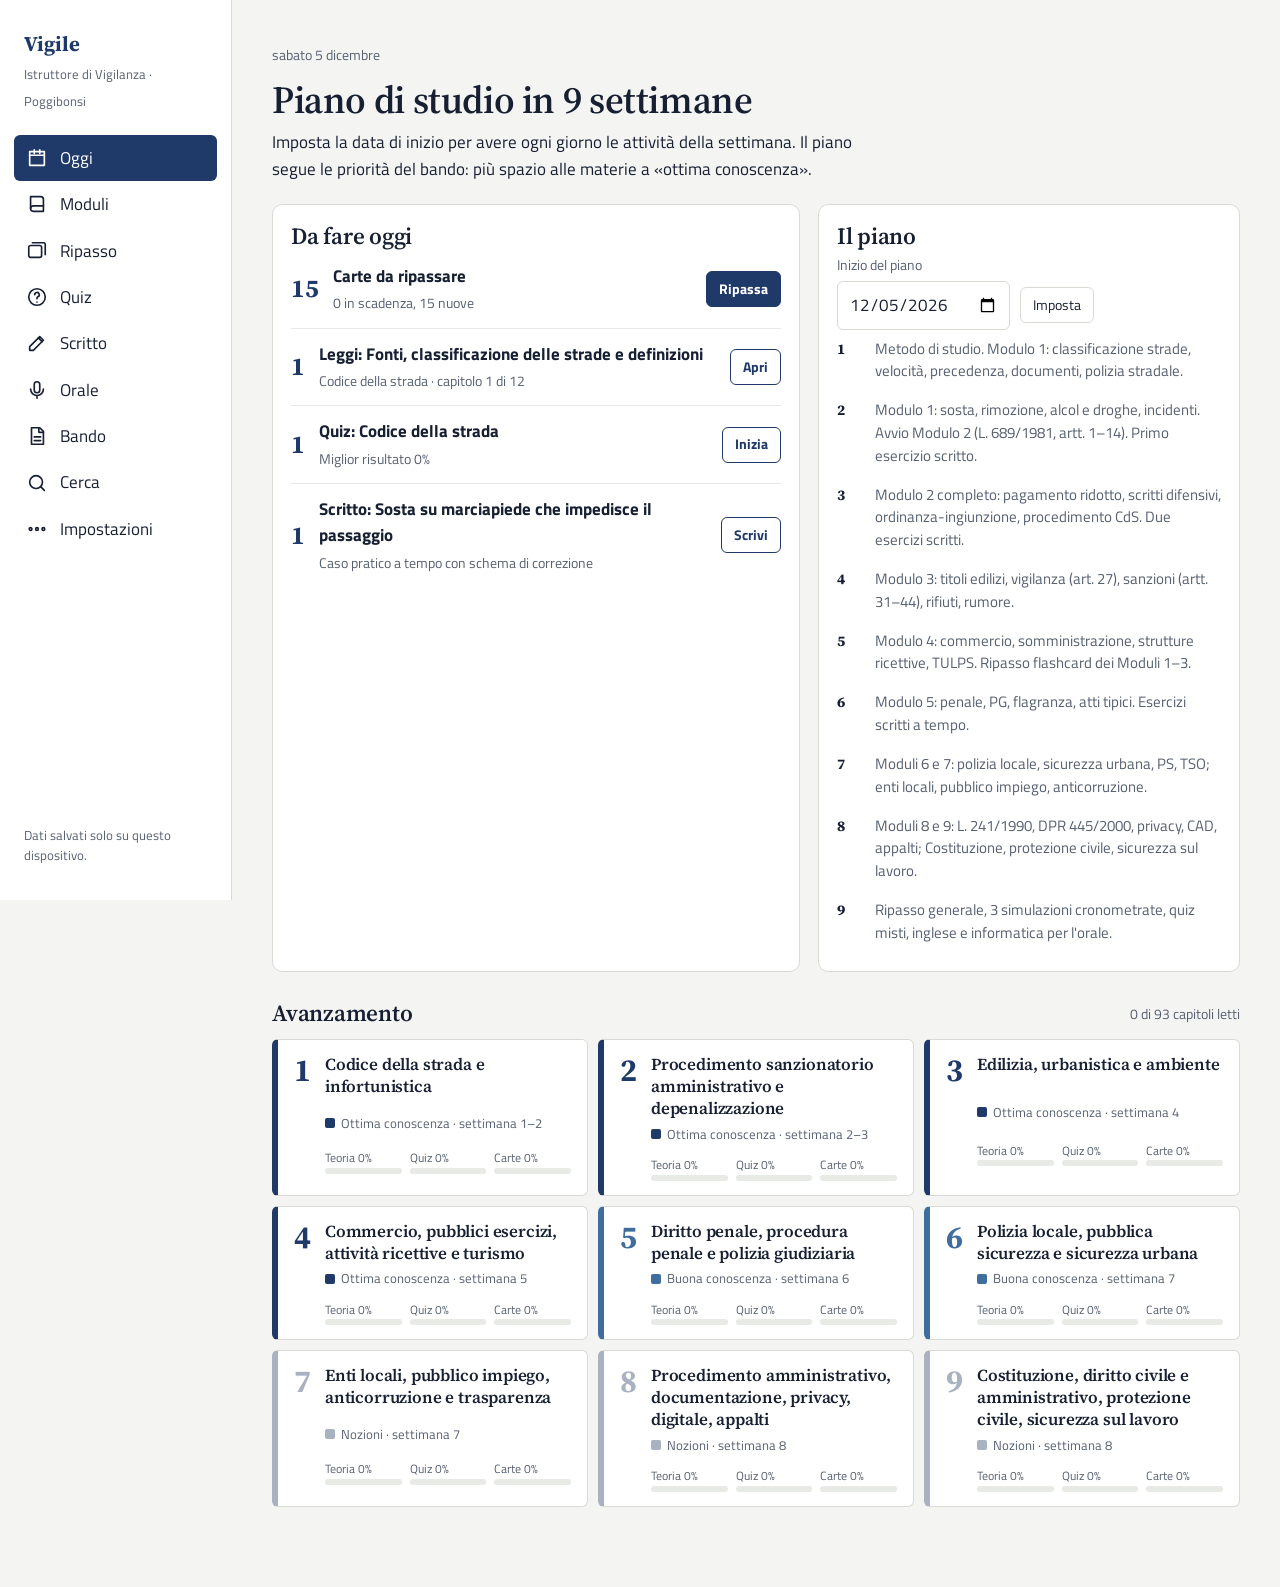
<file: index.html>
<!doctype html>
<html lang="it">
<head>
<meta charset="utf-8">
<meta name="viewport" content="width=device-width, initial-scale=1, viewport-fit=cover">
<title>Vigile – Studio concorso</title>
<meta name="description" content="Strumento di studio per la prova scritta del concorso di Istruttore di Vigilanza del Comune di Poggibonsi.">
<meta name="theme-color" content="#1F3A68">
<link rel="preconnect" href="https://fonts.googleapis.com">
<link rel="preconnect" href="https://fonts.gstatic.com" crossorigin>
<link href="https://fonts.googleapis.com/css2?family=Titillium+Web:ital,wght@0,400;0,600;0,700;1,400&family=Source+Serif+4:ital,opsz,wght@0,8..60,400;0,8..60,600;0,8..60,700;1,8..60,400&display=swap" rel="stylesheet">
<link rel="stylesheet" href="styles.css">
</head>
<body>
<a class="skip" href="#main">Vai al contenuto</a>
<div class="shell">
  <nav class="rail" id="rail" aria-label="Sezioni"></nav>
  <main id="main" tabindex="-1"></main>
</div>
<nav class="tabbar" id="tabbar" aria-label="Sezioni"></nav>
<div id="toast" role="status" aria-live="polite"></div>

<script src="data/extra.js"></script>
<script src="data/m1.js"></script>
<script src="data/m2.js"></script>
<script src="data/m3.js"></script>
<script src="data/m4.js"></script>
<script src="data/m5.js"></script>
<script src="data/m6.js"></script>
<script src="data/m7.js"></script>
<script src="data/m8.js"></script>
<script src="data/m9.js"></script>
<script src="app.js"></script>
</body>
</html>
</file>
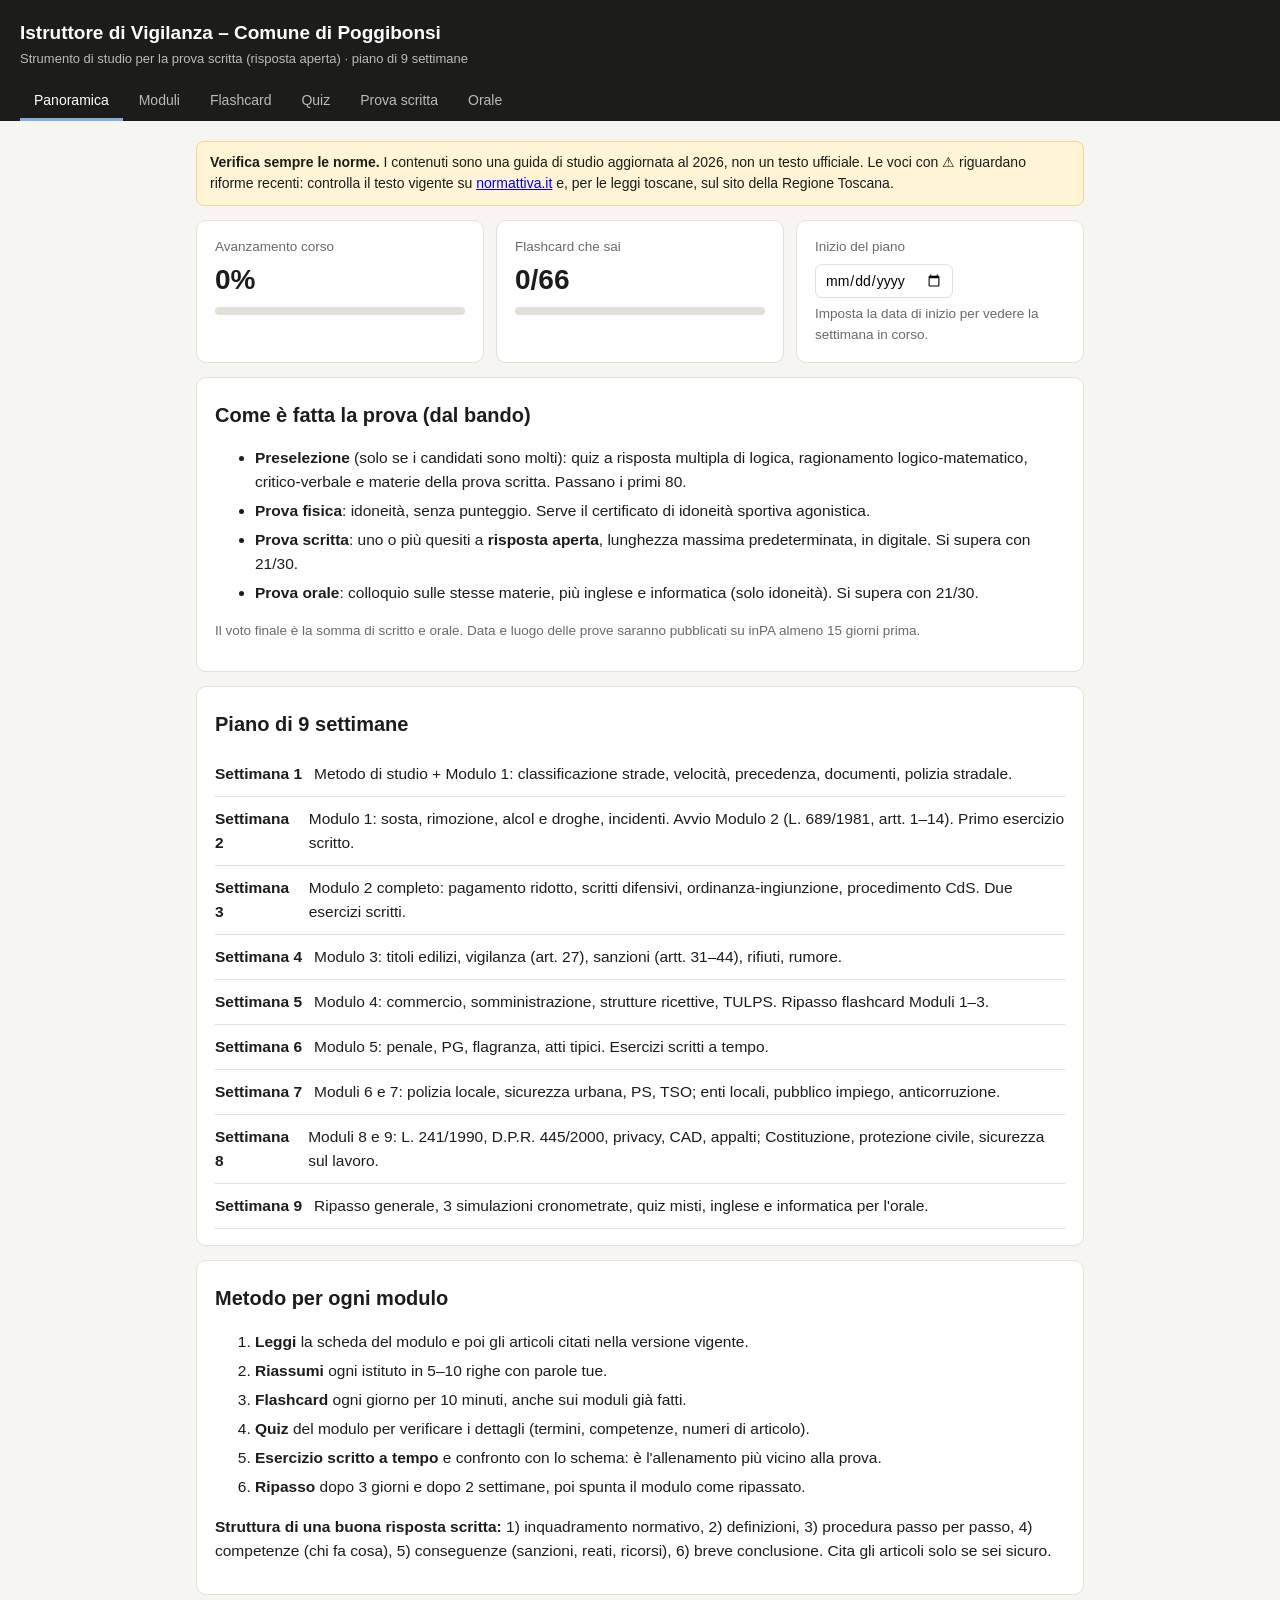
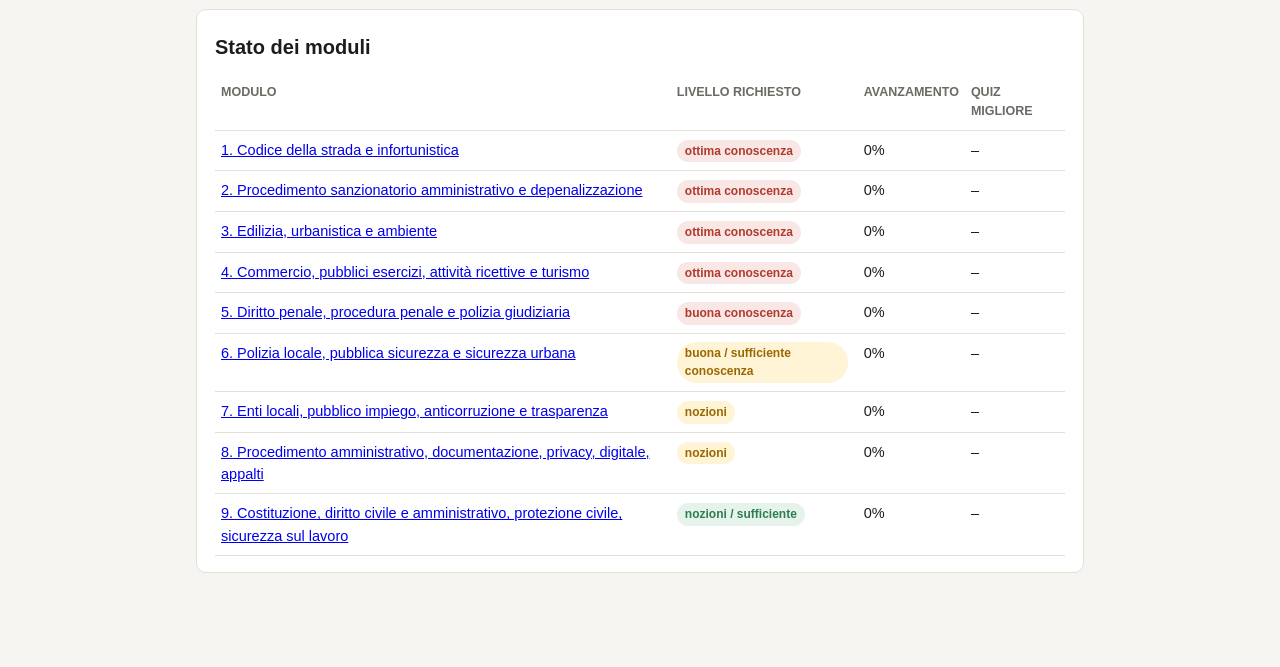
<file: docs/index-v1.html>
<!DOCTYPE html>
<html lang="it">
<head>
<meta charset="utf-8">
<meta name="viewport" content="width=device-width, initial-scale=1">
<title>Corso prova scritta – Istruttore di Vigilanza Poggibonsi</title>
<style>
:root{--bg:#f6f5f1;--card:#fff;--ink:#1c1c1a;--mut:#6b6a64;--line:#e2e0d8;--acc:#1f4e79;--acc2:#e8eef5;--ok:#2e7d4f;--okb:#e6f3ec;--ko:#b03a2e;--kob:#f8e7e4;--warn:#9a6700;--warnb:#fff4d6}
*{box-sizing:border-box}
body{margin:0;font-family:-apple-system,BlinkMacSystemFont,"Segoe UI",Roboto,Helvetica,Arial,sans-serif;background:var(--bg);color:var(--ink);line-height:1.55;font-size:15.5px}
header{background:var(--ink);color:#fff;padding:18px 20px 0}
header h1{margin:0;font-size:19px;font-weight:650}
header p{margin:2px 0 12px;color:#bdbbb3;font-size:13px}
nav{display:flex;gap:2px;overflow-x:auto}
nav button{background:none;border:0;color:#bdbbb3;padding:10px 14px;font-size:14px;cursor:pointer;border-bottom:3px solid transparent;white-space:nowrap;font-family:inherit}
nav button.on{color:#fff;border-bottom-color:#7fb0dd}
main{max-width:920px;margin:0 auto;padding:20px 16px 80px}
.card{background:var(--card);border:1px solid var(--line);border-radius:10px;padding:16px 18px;margin-bottom:14px}
h2{font-size:20px;margin:6px 0 12px}
h3{font-size:15px;margin:16px 0 8px;color:var(--acc);text-transform:uppercase;letter-spacing:.04em}
.mut{color:var(--mut);font-size:13.5px}
.grid{display:grid;grid-template-columns:repeat(auto-fit,minmax(200px,1fr));gap:12px}
.stat{font-size:28px;font-weight:700}
.bar{height:8px;background:var(--line);border-radius:5px;overflow:hidden;margin-top:6px}
.bar i{display:block;height:100%;background:var(--acc)}
.pill{display:inline-block;font-size:12px;padding:2px 8px;border-radius:20px;background:var(--acc2);color:var(--acc);font-weight:600;margin-right:4px}
.pill.alta{background:var(--kob);color:var(--ko)}.pill.media{background:var(--warnb);color:var(--warn)}.pill.bassa{background:var(--okb);color:var(--ok)}
.btn{background:var(--acc);color:#fff;border:0;border-radius:7px;padding:9px 14px;font-size:14px;cursor:pointer;font-family:inherit}
.btn.sec{background:var(--acc2);color:var(--acc)}
.btn.ok{background:var(--ok)}.btn.ko{background:var(--ko)}
.btn:disabled{opacity:.45;cursor:default}
select,input[type=date]{font-family:inherit;font-size:14px;padding:7px 9px;border:1px solid var(--line);border-radius:7px;background:#fff}
table{width:100%;border-collapse:collapse;font-size:14.5px}
td,th{border-bottom:1px solid var(--line);padding:8px 6px;text-align:left;vertical-align:top}
th{font-size:12.5px;color:var(--mut);text-transform:uppercase}
td.ref{white-space:nowrap;font-weight:600;color:var(--acc);width:1%}
.sub{display:flex;gap:6px;flex-wrap:wrap;margin:10px 0 4px}
.sub button{border:1px solid var(--line);background:#fff;border-radius:20px;padding:6px 12px;font-size:13.5px;cursor:pointer;font-family:inherit}
.sub button.on{background:var(--ink);color:#fff;border-color:var(--ink)}
.modlist .card{cursor:pointer;transition:border-color .15s}
.modlist .card:hover{border-color:var(--acc)}
.warn{background:var(--warnb);border:1px solid #f0d58a;border-radius:8px;padding:10px 13px;font-size:14px}
.chk{display:flex;gap:14px;flex-wrap:wrap;margin-top:8px;font-size:13.5px}
.chk label{display:flex;gap:5px;align-items:center;cursor:pointer}
.concept{border-left:3px solid var(--acc);padding:4px 0 4px 12px;margin:10px 0}
.concept b{display:block}
ol li,ul li{margin:5px 0}
.flash{min-height:190px;display:flex;align-items:center;justify-content:center;text-align:center;font-size:17px;cursor:pointer;padding:24px;user-select:none}
.flash.back{background:var(--acc2)}
.opt{display:block;width:100%;text-align:left;background:#fff;border:1px solid var(--line);border-radius:8px;padding:10px 12px;margin:7px 0;cursor:pointer;font-size:15px;font-family:inherit}
.opt.ok{background:var(--okb);border-color:var(--ok)}.opt.ko{background:var(--kob);border-color:var(--ko)}
.expl{background:#f3f2ee;border-radius:8px;padding:10px 12px;margin-top:8px;font-size:14px}
textarea{width:100%;min-height:330px;font-family:Georgia,serif;font-size:15.5px;line-height:1.6;padding:12px;border:1px solid var(--line);border-radius:8px;resize:vertical}
.timer{font-size:30px;font-weight:700;font-variant-numeric:tabular-nums}
.row{display:flex;gap:10px;align-items:center;flex-wrap:wrap}
.week{display:flex;gap:12px;padding:10px 0;border-bottom:1px solid var(--line)}
.week.now{background:var(--acc2);margin:0 -10px;padding:10px;border-radius:8px;border:0}
.week .n{font-weight:700;min-width:62px}
.hidden{display:none}
.small{font-size:13px}
.en td:first-child{font-weight:600}
</style>
</head>
<body>
<header>
  <h1>Istruttore di Vigilanza – Comune di Poggibonsi</h1>
  <p>Strumento di studio per la prova scritta (risposta aperta) · piano di 9 settimane</p>
  <nav id="nav"></nav>
</header>
<main id="app"></main>

<script>
/* ============ DATI DEL CORSO ============ */
const MODULES = [
{
id:"cds", title:"Codice della strada e infortunistica", prio:"alta", level:"ottima conoscenza", weeks:"1–2",
intro:"È la materia più frequente nel lavoro quotidiano e quasi certamente oggetto di quesito. Devi saper collegare la regola di comportamento, la sanzione e la procedura di accertamento.",
norme:[
["D.Lgs. 285/1992","Nuovo Codice della strada (CdS): la fonte principale."],
["D.P.R. 495/1992","Regolamento di esecuzione e attuazione: segnaletica, dettagli tecnici."],
["L. 177/2024","Riforma del CdS (in vigore da dicembre 2024): monopattini, uso del telefono, alcol e droghe, recidiva. ⚠ Verifica i testi aggiornati."],
["Art. 2 CdS","Classificazione delle strade: A autostrade, B extraurbane principali, C extraurbane secondarie, D urbane di scorrimento, E urbane di quartiere, E-bis ciclabili, F locali, F-bis itinerari ciclopedonali."],
["Art. 7 CdS","Regolamentazione della circolazione nei centri abitati: ZTL, aree pedonali, sosta a pagamento."],
["Artt. 11–12 CdS","Servizi di polizia stradale e soggetti che li svolgono: tra questi i corpi di polizia municipale nel territorio di competenza."],
["Art. 142 CdS","Limiti di velocità."],
["Art. 145 CdS","Precedenza."],
["Artt. 157–159 CdS","Fermata e sosta, divieti di fermata e sosta, rimozione e blocco dei veicoli."],
["Art. 173 CdS","Uso di telefoni e dispositivi durante la guida."],
["Art. 180 CdS","Documenti da portare con sé (patente, carta di circolazione)."],
["Artt. 186, 186-bis, 187 CdS","Guida in stato di ebbrezza, conducenti a tasso zero, guida dopo assunzione di stupefacenti."],
["Art. 189 CdS","Comportamento in caso di incidente (obbligo di fermarsi e di prestare assistenza)."],
["Art. 193 CdS","Obbligo di assicurazione RC."],
["Art. 126-bis CdS","Patente a punti (20 punti iniziali)."],
["Artt. 589-bis, 590-bis c.p.","Omicidio stradale e lesioni personali stradali gravi o gravissime (L. 41/2016)."]
],
concetti:[
["Limiti di velocità (art. 142)","130 km/h autostrade, 110 extraurbane principali, 90 extraurbane secondarie e locali, 50 nei centri abitati (fino a 70 su strade urbane con caratteristiche idonee e apposita segnaletica). Per i neopatentati, nei primi 3 anni: 100 in autostrada e 90 sulle extraurbane principali."],
["Fermata e sosta (art. 157)","La fermata è una sospensione temporanea della marcia per esigenze di brevissima durata (salita o discesa di persone, piccole operazioni), con il conducente presente e pronto a ripartire. La sosta è la sospensione prolungata, anche con allontanamento del conducente. I divieti sono elencati nell'art. 158 (es. marciapiedi, attraversamenti pedonali, posti riservati ai veicoli delle persone con disabilità)."],
["Rimozione e blocco (art. 159)","Possibili quando la sosta costituisce grave intralcio o pericolo, o nelle zone segnalate. Il verbale si redige comunque."],
["Alcol (artt. 186 e 186-bis)","Limite generale 0,5 g/l. Tra 0,5 e 0,8 è illecito amministrativo; oltre 0,8 e oltre 1,5 è reato (fasce con pene crescenti). Il rifiuto di sottoporsi all'accertamento è reato ed è punito come la fascia più grave. Tasso zero per neopatentati (primi 3 anni), conducenti sotto i 21 anni e conducenti professionali."],
["Droghe (art. 187)","Riformulato dalla L. 177/2024. ⚠ Verifica il testo vigente e gli orientamenti giurisprudenziali successivi alla riforma."],
["Incidente stradale (art. 189)","Obbligo di fermarsi, di prestare assistenza ai feriti e di fornire le proprie generalità. La fuga in caso di incidente con feriti è reato; anche l'omissione di soccorso è reato."],
["Polizia stradale (art. 11)","Comprende prevenzione e accertamento delle violazioni, rilevazione degli incidenti, servizi di scorta, tutela e controllo dell'uso della strada. La polizia locale la svolge nel territorio del Comune."],
["Mobilità sostenibile","Biciclette (art. 182), piste ciclabili, zone 30, monopattini elettrici. La L. 177/2024 ha introdotto per i monopattini casco obbligatorio, contrassegno identificativo e assicurazione. ⚠ Alcuni obblighi dipendono da decreti attuativi: verifica se sono in vigore."],
["Infortunistica stradale","Rilievo dell'incidente: messa in sicurezza, soccorsi, posizione dei veicoli, tracce, rilievi planimetrici e fotografici, testimoni, accertamenti su alcol e droghe, rapporto finale. In caso di lesioni gravi o morte si apre anche il versante penale (589-bis, 590-bis c.p.)."]
],
procedura:[
"Accertamento: osserva e descrivi il fatto (luogo, ora, veicolo, targa, segnaletica presente, condizioni della strada).",
"Identificazione del conducente e verifica dei documenti (patente, carta di circolazione, assicurazione, revisione).",
"Contestazione immediata quando possibile (art. 200 CdS); altrimenti notificazione entro 90 giorni al trasgressore e al proprietario (art. 201 CdS).",
"Provvedimenti accessori se previsti: decurtazione punti, ritiro o sospensione della patente, fermo o sequestro del veicolo, rimozione.",
"In caso di incidente: sicurezza dell'area, soccorsi (118), rilievi, sommarie informazioni dai testimoni, accertamenti alcol/droghe, comunicazione all'autorità giudiziaria se c'è un reato."
],
trappole:[
"Confondere fermata e sosta: sono due definizioni diverse dell'art. 157.",
"Dimenticare l'obbligato in solido: il proprietario del veicolo risponde insieme al conducente (art. 196 CdS).",
"Indicare il limite di velocità senza considerare la segnaletica e la categoria di strada.",
"Trattare la guida oltre 0,8 g/l come semplice sanzione amministrativa: è reato.",
"Citare norme della riforma 2024 senza verificare se sono già operative."
],
flash:[
["Differenza tra fermata e sosta?","Fermata: sospensione brevissima con conducente presente. Sosta: sospensione prolungata anche con allontanamento del conducente (art. 157)."],
["Tasso alcolemico oltre cui la guida in ebbrezza è reato?","Oltre 0,8 g/l (art. 186). Tra 0,5 e 0,8 è illecito amministrativo."],
["Chi deve guidare a tasso zero?","Neopatentati nei primi 3 anni, conducenti sotto i 21 anni, conducenti professionali (art. 186-bis)."],
["Limite in centro abitato?","50 km/h, elevabile fino a 70 su strade idonee con segnaletica (art. 142)."],
["Punti iniziali della patente?","20 punti (art. 126-bis)."],
["Cosa prevede l'art. 189 CdS?","Obblighi in caso di incidente: fermarsi, prestare assistenza ai feriti, fornire generalità."],
["Quali reati per incidenti con morti o feriti gravi?","Omicidio stradale (589-bis c.p.) e lesioni personali stradali gravi o gravissime (590-bis c.p.)."]
],
quiz:[
["Qual è il limite generale di velocità nei centri abitati?",["30 km/h","50 km/h","70 km/h","90 km/h"],1,"Art. 142: 50 km/h, elevabile fino a 70 su strade con caratteristiche idonee e segnaletica."],
["La guida con tasso alcolemico di 1,0 g/l è:",["Illecito amministrativo","Reato","Lecita se non ci sono incidenti","Punita solo con la decurtazione dei punti"],1,"Oltre 0,8 g/l la guida in stato di ebbrezza è reato (art. 186)."],
["Il rifiuto di sottoporsi all'alcoltest è:",["Lecito","Illecito amministrativo lieve","Reato punito come la fascia più grave","Punito solo con il fermo del veicolo"],2,"Il rifiuto è reato ed è punito con le pene della fascia più grave (art. 186)."],
["Un veicolo che sospende la marcia per far scendere un passeggero, con il conducente a bordo, è in:",["Sosta","Fermata","Arresto","Parcheggio"],1,"È fermata: sospensione brevissima con conducente presente (art. 157)."],
["Per i neopatentati, nei primi 3 anni, il limite in autostrada è:",["90 km/h","100 km/h","110 km/h","130 km/h"],1,"100 km/h in autostrada e 90 sulle extraurbane principali (art. 117 e 142)."],
["Chi risponde in solido con il trasgressore per una violazione del CdS commessa con un veicolo?",["Nessuno","Il proprietario del veicolo","L'assicurazione","Il Comune"],1,"Art. 196 CdS: il proprietario (o usufruttuario, ecc.) è obbligato in solido."]
],
esercizi:[
{t:"Sosta su marciapiede",q:"Durante il servizio trovi un'auto in sosta su un marciapiede del centro abitato, senza conducente. Il veicolo ostacola il passaggio di una persona in carrozzina. Descrivi la qualificazione della violazione, gli accertamenti che svolgi, gli atti che redigi e i provvedimenti possibili.",schema:[
"Qualificazione: sosta vietata sul marciapiede (artt. 157–158 CdS) e definizione di sosta.",
"Accertamento: luogo, ora, targa, posizione del veicolo, segnaletica, documentazione fotografica.",
"Impossibilità di contestazione immediata (trasgressore assente): avviso sul veicolo e notificazione entro 90 giorni (art. 201).",
"Obbligato in solido: proprietario del veicolo (art. 196).",
"Rimozione per grave intralcio alla circolazione pedonale (art. 159), con verbale delle operazioni.",
"Pagamento in misura ridotta e possibilità di ricorso (prefetto 60 giorni, giudice di pace 30 giorni)."]},
{t:"Incidente con feriti",q:"Vieni inviato sul luogo di un incidente tra un'auto e uno scooter, con il conducente dello scooter ferito in modo serio. Descrivi in ordine le attività che svolgi e gli atti che compi.",schema:[
"Sicurezza: segnalazione dell'area, gestione del traffico, richiesta del 118.",
"Identificazione dei conducenti e dei testimoni; verifica dei documenti e dell'assicurazione (art. 180, 193).",
"Rilievi: posizione dei veicoli, tracce, danni, planimetria, fotografie.",
"Accertamenti alcol e droghe sui conducenti (artt. 186, 187), anche tramite struttura sanitaria.",
"Sommarie informazioni dalle persone presenti (art. 351 c.p.p.).",
"Valutazione penale: lesioni stradali gravi o gravissime (art. 590-bis c.p.) e comunicazione della notizia di reato al PM (art. 347 c.p.p.); eventuali violazioni amministrative contestate a parte.",
"Rapporto di incidente e trasmissione degli atti."]}
]
},
{
id:"sanz", title:"Procedimento sanzionatorio amministrativo e depenalizzazione", prio:"alta", level:"ottima conoscenza", weeks:"2–3",
intro:"È la struttura di ogni verbale. Va conosciuta articolo per articolo, perché si applica a CdS, regolamenti comunali, commercio, ambiente.",
norme:[
["L. 689/1981, art. 1","Principio di legalità e irretroattività."],
["Art. 2","Capacità di intendere e volere: non risponde chi non ha compiuto 18 anni (risponde chi è tenuto alla sorveglianza)."],
["Art. 3","Elemento soggettivo: è sufficiente la coscienza e volontà della condotta, dolosa o colposa."],
["Art. 6","Solidarietà: proprietario della cosa, persona giuridica o datore di lavoro rispondono in solido."],
["Art. 8","Concorso formale: più violazioni con una sola azione → sanzione per la violazione più grave aumentata fino al triplo."],
["Art. 8-bis","Reiterazione delle violazioni."],
["Art. 9","Principio di specialità: se lo stesso fatto è punito da più norme, si applica la disposizione speciale."],
["Art. 10","Limiti della sanzione pecuniaria: da 10 a 15.000 euro, salvo diverse previsioni."],
["Art. 13","Atti di accertamento: assunzione di informazioni, ispezioni di cose e luoghi diversi dalla privata dimora, rilievi, sequestro cautelare."],
["Art. 14","Contestazione immediata o notificazione entro 90 giorni (360 per chi risiede all'estero). Senza notificazione nei termini l'obbligo di pagamento si estingue."],
["Art. 16","Pagamento in misura ridotta entro 60 giorni: un terzo del massimo o, se più favorevole, il doppio del minimo."],
["Artt. 17–18","Rapporto all'autorità competente; scritti difensivi entro 30 giorni; ordinanza-ingiunzione o archiviazione."],
["Art. 22 + D.Lgs. 150/2011, art. 6","Opposizione all'ordinanza-ingiunzione entro 30 giorni dalla notifica (60 per chi risiede all'estero)."],
["Art. 28","Prescrizione in 5 anni."],
["Art. 7-bis TUEL","Violazioni di regolamenti e ordinanze comunali: sanzione da 25 a 500 euro."],
["D.Lgs. 7/2016 e 8/2016","Ultime depenalizzazioni: alcuni reati diventano illeciti amministrativi o illeciti civili con sanzione pecuniaria civile."],
["Artt. 200–204-bis CdS","Procedimento speciale per il CdS: contestazione, notificazione (90 giorni), pagamento ridotto, ricorso al Prefetto (60 giorni) o al Giudice di pace (30 giorni)."]
],
concetti:[
["Depenalizzazione","Trasformazione di un reato in illecito amministrativo: la competenza passa dal giudice penale all'autorità amministrativa e la sanzione diventa pecuniaria."],
["Contestazione immediata vs notificazione","Si contesta subito quando il trasgressore è presente. Se non è possibile, gli estremi della violazione si notificano entro 90 giorni dall'accertamento. Nel verbale vanno indicati i motivi della mancata contestazione immediata."],
["Pagamento in misura ridotta","Nella L. 689: entro 60 giorni, un terzo del massimo o il doppio del minimo se più favorevole. Nel CdS (art. 202): il minimo edittale, con riduzione del 30% se si paga entro 5 giorni (esclusi i casi con confisca o sospensione della patente). Per i regolamenti comunali la Giunta può stabilire un importo diverso entro i limiti di legge (art. 16, c. 2)."],
["Scritti difensivi e audizione","Entro 30 giorni dalla contestazione o notificazione l'interessato può presentare memorie e chiedere di essere sentito. L'autorità decide con ordinanza-ingiunzione motivata o con archiviazione."],
["Concorso formale e materiale","Formale: una sola azione viola più norme (si applica la sanzione più grave aumentata fino al triplo). Materiale: più azioni, più violazioni, si sommano le sanzioni."],
["Sequestro amministrativo","Cautelare delle cose che possono essere oggetto di confisca (art. 13 L. 689). Nel CdS: sequestro (art. 213) e fermo amministrativo (art. 214)."],
["Due vie di ricorso nel CdS","Ricorso al Prefetto entro 60 giorni (gratuito, il Prefetto può anche raddoppiare la sanzione se lo respinge) oppure ricorso al Giudice di pace entro 30 giorni. Non si possono proporre entrambi."]
],
procedura:[
"Accertamento con gli atti dell'art. 13 (informazioni, ispezioni, rilievi, eventuale sequestro cautelare).",
"Redazione del verbale: dati del trasgressore e dell'obbligato in solido, fatto, luogo e ora, norma violata, sanzione, modalità di pagamento ridotto e di difesa.",
"Contestazione immediata o notificazione entro 90 giorni (art. 14).",
"Se non c'è pagamento entro 60 giorni: rapporto all'autorità competente (art. 17).",
"Valutazione di scritti difensivi e audizione (art. 18).",
"Ordinanza-ingiunzione o archiviazione; eventuale opposizione davanti all'autorità giudiziaria entro 30 giorni."
],
trappole:[
"Usare il termine di 60 giorni del ricorso al Prefetto per l'opposizione all'ordinanza-ingiunzione (che è di 30).",
"Dimenticare la notificazione al proprietario o obbligato in solido.",
"Scrivere che il pagamento ridotto della L. 689 è il minimo edittale: quello vale per il CdS.",
"Omettere nel verbale la motivazione della mancata contestazione immediata."
],
flash:[
["Termine di notificazione per i residenti in Italia?","90 giorni dall'accertamento (art. 14 L. 689; art. 201 CdS)."],
["Pagamento in misura ridotta nella L. 689?","Entro 60 giorni: un terzo del massimo o il doppio del minimo se più favorevole (art. 16)."],
["Termine per gli scritti difensivi?","30 giorni (art. 18 L. 689)."],
["Termine per il ricorso al Prefetto (CdS)?","60 giorni (art. 203)."],
["Termine per il ricorso al Giudice di pace (CdS)?","30 giorni (art. 204-bis)."],
["Sanzione per violazione di regolamenti comunali?","Da 25 a 500 euro (art. 7-bis TUEL)."],
["Prescrizione delle sanzioni amministrative?","5 anni (art. 28 L. 689)."],
["Cos'è il concorso formale?","Una sola azione che viola più norme: sanzione più grave aumentata fino al triplo (art. 8)."]
],
quiz:[
["Entro quanto va notificata una violazione non contestata immediatamente (residente in Italia)?",["30 giorni","60 giorni","90 giorni","150 giorni"],2,"Art. 14 L. 689/1981 e art. 201 CdS: 90 giorni."],
["Gli scritti difensivi (L. 689) si presentano entro:",["15 giorni","30 giorni","60 giorni","90 giorni"],1,"Art. 18: 30 giorni dalla contestazione o notificazione."],
["Il pagamento in misura ridotta secondo la L. 689 è pari a:",["Il minimo edittale","Un terzo del massimo o il doppio del minimo se più favorevole","La metà del massimo","Il massimo ridotto del 30%"],1,"Art. 16 L. 689/1981."],
["La sanzione per la violazione di un regolamento comunale va:",["Da 10 a 100 euro","Da 25 a 500 euro","Da 50 a 1.000 euro","Da 100 a 5.000 euro"],1,"Art. 7-bis TUEL."],
["Il ricorso al Prefetto contro un verbale del CdS si presenta entro:",["30 giorni","45 giorni","60 giorni","90 giorni"],2,"Art. 203 CdS: 60 giorni."],
["Lo stesso fatto è punito da una norma penale e da una amministrativa. Cosa si applica?",["Entrambe","Sempre quella penale","La disposizione speciale","Sempre quella amministrativa"],2,"Principio di specialità, art. 9 L. 689/1981."]
],
esercizi:[
{t:"Dal verbale al ricorso",q:"Descrivi le fasi del procedimento sanzionatorio per una violazione del Codice della strada: dall'accertamento al pagamento o al ricorso. Evidenzia le differenze tra contestazione immediata e notificazione.",schema:[
"Accertamento e contenuto del verbale (art. 200 CdS, art. 13 L. 689).",
"Contestazione immediata: consegna del verbale al trasgressore presente.",
"Notificazione entro 90 giorni al trasgressore e al proprietario, con motivazione della mancata contestazione (art. 201).",
"Pagamento in misura ridotta: minimo edittale entro 60 giorni, riduzione del 30% entro 5 giorni (art. 202).",
"Ricorso al Prefetto entro 60 giorni (art. 203) e ordinanza del Prefetto (art. 204).",
"In alternativa ricorso al Giudice di pace entro 30 giorni (art. 204-bis).",
"Effetti del mancato pagamento: il verbale diventa titolo esecutivo."]},
{t:"Violazione di un regolamento comunale",q:"Un esercente espone merce fuori dal negozio violando il regolamento comunale. Descrivi il procedimento sanzionatorio fino all'eventuale ordinanza-ingiunzione e all'opposizione.",schema:[
"Base: art. 7-bis TUEL (25–500 euro) e L. 689/1981.",
"Accertamento e contestazione immediata all'esercente; obbligato in solido se diverso (art. 6).",
"Pagamento in misura ridotta entro 60 giorni (art. 16), con eventuale importo stabilito dalla Giunta.",
"Rapporto all'autorità competente in caso di mancato pagamento (art. 17).",
"Scritti difensivi e audizione entro 30 giorni (art. 18).",
"Ordinanza-ingiunzione motivata o archiviazione.",
"Opposizione entro 30 giorni (art. 22 L. 689, art. 6 D.Lgs. 150/2011); prescrizione in 5 anni."]}
]
},
{
id:"edil", title:"Edilizia, urbanistica e ambiente", prio:"alta", level:"ottima conoscenza", weeks:"4",
intro:"Il bando chiede un'ottima conoscenza con particolare riferimento all'attività di vigilanza e sanzionatoria. Concentrati su titoli edilizi, vigilanza (art. 27), sanzioni (artt. 31–44) e rifiuti.",
norme:[
["D.P.R. 380/2001, art. 3","Definizioni degli interventi: manutenzione ordinaria e straordinaria, restauro e risanamento conservativo, ristrutturazione edilizia, nuova costruzione, ristrutturazione urbanistica."],
["Artt. 6 e 6-bis","Attività edilizia libera e CILA (comunicazione di inizio lavori asseverata)."],
["Art. 10","Interventi soggetti a permesso di costruire."],
["Artt. 22–23","SCIA e SCIA alternativa al permesso di costruire."],
["Art. 24","Agibilità (segnalazione certificata)."],
["Art. 27","Vigilanza sull'attività urbanistico-edilizia: il dirigente ordina la sospensione dei lavori; la polizia giudiziaria comunica le opere prive di titolo o di cartello."],
["Art. 31","Interventi senza permesso o in totale difformità: ingiunzione a demolire; se non si ottempera entro 90 giorni, acquisizione gratuita al patrimonio comunale."],
["Artt. 33–34-bis","Ristrutturazione senza titolo, parziale difformità, tolleranze costruttive."],
["Artt. 36–36-bis","Accertamento di conformità (sanatoria). Il D.L. 69/2024 (Salva-casa) ha introdotto l'art. 36-bis per le difformità parziali. ⚠ Verifica il testo vigente."],
["Art. 37","Interventi eseguiti senza SCIA o in difformità: sanzione pecuniaria."],
["Art. 44","Sanzioni penali: lett. a) inosservanza delle norme; lett. b) esecuzione senza permesso o in totale difformità, o prosecuzione nonostante la sospensione; lett. c) lottizzazione abusiva e interventi in zone vincolate."],
["L.R. Toscana 65/2014","Norme per il governo del territorio: in Toscana disciplina anche vigilanza e sanzioni edilizie. ⚠ Verifica gli articoli del titolo su vigilanza e sanzioni."],
["D.Lgs. 42/2004","Codice dei beni culturali e del paesaggio: autorizzazione paesaggistica (art. 146) e sanzioni (artt. 167, 181)."],
["D.Lgs. 152/2006, artt. 183–184","Definizioni di rifiuto e classificazione (urbani, speciali, pericolosi)."],
["Artt. 192, 255, 256, 256-bis","Divieto di abbandono, sanzioni per abbandono, gestione non autorizzata (reato), combustione illecita. ⚠ Le sanzioni per l'abbandono sono state inasprite nel 2025: verifica il testo vigente."],
["L. 447/1995 e art. 659 c.p.","Inquinamento acustico (legge quadro) e disturbo delle occupazioni o del riposo delle persone."]
],
concetti:[
["Scala dei titoli edilizi","Edilizia libera (nessun titolo, art. 6) → CILA (art. 6-bis) → SCIA (art. 22) → permesso di costruire (art. 10). Più l'intervento incide sul territorio, più il titolo è pesante."],
["Vigilanza (art. 27)","Spetta al dirigente o al responsabile del servizio, che può ordinare l'immediata sospensione dei lavori. Gli ufficiali e agenti di polizia giudiziaria, se nel cantiere non è esibito il titolo o non c'è il cartello, ne danno immediata comunicazione all'autorità giudiziaria, all'organo regionale competente e al dirigente."],
["Doppio binario","Lo stesso abuso può avere conseguenze amministrative (sospensione, demolizione, sanzioni pecuniarie) e penali (art. 44). Sono procedimenti distinti e paralleli."],
["Demolizione e acquisizione (art. 31)","Ingiunzione a demolire; se l'interessato non provvede entro 90 giorni, il bene e l'area sono acquisiti gratuitamente al patrimonio del Comune. È prevista anche una sanzione pecuniaria per l'inottemperanza."],
["Rifiuti","Rifiuto è ciò di cui il detentore si disfa o ha intenzione o obbligo di disfarsi. Distinguere urbani e speciali, pericolosi e non pericolosi. L'abbandono è vietato (art. 192) e sanzionato (art. 255); la gestione senza autorizzazione è reato (art. 256)."],
["Rumore","Superamento dei limiti di emissione: illecito amministrativo (L. 447/1995). Disturbo del riposo o delle occupazioni di un numero indeterminato di persone: reato (art. 659 c.p.)."],
["Ordinanze sindacali","In caso di emergenze sanitarie o di igiene pubblica a carattere locale il Sindaco adotta ordinanze contingibili e urgenti (art. 50, c. 5 TUEL)."]
],
procedura:[
"Origine: segnalazione, esposto o controllo d'ufficio.",
"Verifica preliminare presso l'ufficio edilizia: esistenza del titolo e degli elaborati.",
"Sopralluogo: verifica del cartello di cantiere, del titolo esibito, della corrispondenza tra opere e progetto; fotografie e misure.",
"Verbale di sopralluogo; se le opere sono prive di titolo, comunicazione a autorità giudiziaria, Regione e dirigente (art. 27, c. 4).",
"Eventuale sequestro penale preventivo o probatorio se ricorre il reato e serve a interrompere l'attività.",
"Il dirigente adotta i provvedimenti: sospensione, ingiunzione a demolire, sanzioni pecuniarie."
],
trappole:[
"Confondere SCIA e CILA o attribuire alla polizia locale il potere di emettere l'ordinanza di demolizione (spetta al dirigente, art. 107 TUEL).",
"Trattare solo il profilo amministrativo dimenticando quello penale (art. 44).",
"Confondere l'illecito amministrativo acustico con il reato dell'art. 659 c.p.",
"Citare l'importo delle sanzioni sui rifiuti senza verificare le modifiche del 2025."
],
flash:[
["Cosa fa la PG in un cantiere senza cartello o senza titolo esibito?","Comunica subito ad autorità giudiziaria, organo regionale competente e dirigente (art. 27, c. 4 DPR 380)."],
["Chi ordina la sospensione dei lavori abusivi?","Il dirigente o responsabile del servizio comunale (art. 27 DPR 380, art. 107 TUEL)."],
["Termine per eseguire l'ingiunzione di demolizione?","90 giorni; poi acquisizione gratuita al patrimonio comunale (art. 31)."],
["Quale norma prevede le sanzioni penali edilizie?","Art. 44 DPR 380/2001."],
["Gli interventi di manutenzione ordinaria richiedono un titolo?","No, sono attività edilizia libera (art. 6)."],
["Dove è previsto il divieto di abbandono dei rifiuti?","Art. 192 D.Lgs. 152/2006 (sanzioni all'art. 255)."],
["Disturbo del riposo delle persone: quale norma?","Art. 659 c.p. (reato)."]
],
quiz:[
["Un ampliamento eseguito senza permesso di costruire comporta:",["Solo una sanzione pecuniaria","Ingiunzione a demolire e reato (art. 44 lett. b)","Solo la comunicazione al proprietario","Nessuna conseguenza se ultimato"],1,"Art. 31 (demolizione) e art. 44 lett. b DPR 380/2001."],
["Se l'ingiunzione di demolizione non viene eseguita entro 90 giorni:",["Si archivia","Il bene è acquisito gratuitamente al patrimonio comunale","Si raddoppia la sanzione","Decide il Prefetto"],1,"Art. 31, c. 3 DPR 380/2001."],
["La manutenzione ordinaria rientra:",["Nell'attività edilizia libera","Nella CILA","Nella SCIA","Nel permesso di costruire"],0,"Art. 6 DPR 380/2001."],
["Chi ha la competenza a irrogare le sanzioni amministrative per l'abusivismo edilizio nel Comune?",["Il Sindaco","Il Consiglio comunale","Il dirigente","Il comandante della polizia locale"],2,"Art. 107 TUEL e art. 27 DPR 380/2001."],
["La gestione di rifiuti senza autorizzazione è:",["Illecito amministrativo","Reato (art. 256 D.Lgs. 152/2006)","Lecita sotto i 100 kg","Competenza esclusiva dell'ASL"],1,"Art. 256 D.Lgs. 152/2006."]
],
esercizi:[
{t:"Cantiere senza titolo",q:"Durante un controllo trovi lavori di ampliamento di un'abitazione senza cartello di cantiere. Il proprietario non esibisce alcun titolo edilizio. Descrivi qualificazione giuridica, attività e atti, competenze e conseguenze.",schema:[
"Qualificazione: nuova costruzione / ampliamento soggetto a permesso di costruire (artt. 3 e 10 DPR 380).",
"Verifica presso l'ufficio edilizia dell'esistenza di un titolo.",
"Sopralluogo e verbale con fotografie e misure; identificazione di proprietario, committente, direttore lavori, impresa.",
"Comunicazione immediata ad autorità giudiziaria, Regione e dirigente (art. 27, c. 4).",
"Profilo penale: art. 44 lett. b; eventuale sequestro preventivo del cantiere.",
"Profilo amministrativo: sospensione dei lavori e ingiunzione a demolire del dirigente (artt. 27 e 31); acquisizione in caso di inottemperanza.",
"Possibile richiesta di accertamento di conformità (art. 36) se l'opera è conforme."]},
{t:"Abbandono di rifiuti",q:"Una segnalazione indica sacchi di rifiuti e materiali edili abbandonati ai bordi di una strada comunale. Descrivi come procedi.",schema:[
"Sopralluogo e documentazione fotografica.",
"Qualificazione dei rifiuti: urbani o speciali (inerti da costruzione), pericolosi o no (artt. 183–184).",
"Ricerca del responsabile: elementi nei sacchi, testimoni, videosorveglianza nel rispetto della privacy.",
"Abbandono: divieto (art. 192) e sanzioni (art. 255); se si tratta di attività di impresa o rifiuti speciali, valutare il reato (art. 256).",
"Verbale e trasmissione; comunicazione alla Procura in caso di reato.",
"Ordinanza di rimozione e ripristino a carico del responsabile e del proprietario se c'è colpa (art. 192, c. 3)."]}
]
},
{
id:"comm", title:"Commercio, pubblici esercizi, attività ricettive e turismo", prio:"alta", level:"ottima conoscenza", weeks:"5",
intro:"Gran parte della normativa è regionale. Lo scritto può chiedere un controllo su un bar, un mercato o una struttura ricettiva: devi sapere quale titolo serve e cosa verificare.",
norme:[
["D.Lgs. 114/1998","Riforma del commercio: esercizi di vicinato, medie e grandi strutture di vendita, commercio su aree pubbliche."],
["L.R. Toscana 62/2018","Codice del commercio della Toscana: sede fissa, aree pubbliche, somministrazione, forme speciali di vendita. ⚠ Verifica il testo vigente."],
["D.Lgs. 59/2010, art. 71","Requisiti morali e professionali per commercio alimentare e somministrazione."],
["D.Lgs. 222/2016","Regimi amministrativi (autorizzazione, SCIA, comunicazione) per le attività."],
["D.P.R. 160/2010","Sportello unico per le attività produttive (SUAP)."],
["L. 287/1991","Disciplina storica dei pubblici esercizi, in parte superata dalla normativa regionale."],
["TULPS, artt. 68–69 e 80","Spettacoli e trattenimenti pubblici; agibilità dei locali di pubblico spettacolo (commissione di vigilanza)."],
["TULPS, art. 100","Sospensione della licenza da parte del Questore per motivi di ordine e sicurezza pubblica."],
["TULPS, art. 109","Obbligo per i gestori di strutture ricettive di comunicare le generalità degli alloggiati all'autorità di PS entro 24 ore (Alloggiati Web)."],
["L.R. Toscana 86/2016","Testo unico del sistema turistico regionale: strutture ricettive e locazioni turistiche. ⚠ Verifica il testo vigente."],
["D.L. 145/2023, art. 13-ter","Codice identificativo nazionale (CIN) per locazioni turistiche e strutture ricettive."],
["Art. 689 e 691 c.p.","Somministrazione di bevande alcoliche a minori di 18 anni e a persone in manifesta ubriachezza."],
["L. 125/2001, art. 14-ter","Divieto di vendita di alcolici ai minori (sanzione amministrativa)."],
["Reg. CE 852/2004","Igiene degli alimenti (HACCP), competenza dell'ASL."],
["L. 160/2019, c. 816 ss.","Canone unico patrimoniale per l'occupazione di suolo pubblico."],
["Art. 50, c. 7 e 7-bis TUEL","Il Sindaco coordina gli orari degli esercizi e può limitare orari di vendita e somministrazione di alcolici."]
],
concetti:[
["Tipologie di commercio","Sede fissa: esercizi di vicinato, medie e grandi strutture (soglie di superficie stabilite dalla legge e dalla Regione). Aree pubbliche: su posteggio (tipo A) o in forma itinerante (tipo B)."],
["Titoli abilitativi","Le attività si avviano con SCIA, autorizzazione o comunicazione al SUAP, secondo il D.Lgs. 222/2016 e la legge regionale. La polizia locale verifica che il titolo esista e che l'attività lo rispetti."],
["Somministrazione","Vendita per il consumo sul posto con attrezzature. Richiede requisiti morali e professionali (art. 71 D.Lgs. 59/2010) e il rispetto delle norme su orari, igiene, sicurezza, rumore."],
["Alcol e minori","Somministrare alcolici a minori di 18 anni è reato (art. 689 c.p.); la vendita è sanzionata anche in via amministrativa (L. 125/2001). Somministrare a chi è in manifesta ubriachezza è reato (art. 691 c.p.)."],
["Strutture ricettive","Obbligo di comunicare gli alloggiati alla Questura entro 24 ore (art. 109 TULPS) e di esporre il CIN. La disciplina regionale distingue alberghiere, extra-alberghiere, all'aria aperta, locazioni turistiche."],
["Pubblici spettacoli","Licenza o SCIA per trattenimenti e spettacoli (artt. 68–69 TULPS) e verifica di agibilità del locale (art. 80)."],
["Occupazione di suolo pubblico","Serve concessione o autorizzazione; l'occupazione abusiva è sanzionata dal regolamento del canone unico e, sulle strade, dall'art. 20 CdS."]
],
procedura:[
"Verifica preventiva al SUAP: titolo, intestatario, superficie autorizzata, orari, eventuale concessione di suolo pubblico.",
"Controllo nel locale: identificazione del titolare o preposto, esposizione dei prezzi, orari, superficie occupata, rispetto delle prescrizioni.",
"Accertamento delle violazioni amministrative con verbale e contestazione (L. 689/1981).",
"Segnalazione agli uffici competenti (SUAP per i provvedimenti sul titolo, ASL per l'igiene, Questura per i profili di PS).",
"Se emergono reati (alcol a minori, ubriachezza), comunicazione della notizia di reato al PM."
],
trappole:[
"Applicare solo la legge statale dimenticando la legge regionale toscana.",
"Attribuire alla polizia locale la sospensione della licenza: per motivi di ordine pubblico spetta al Questore (art. 100 TULPS); per i titoli comunali al dirigente o al SUAP.",
"Trattare la somministrazione di alcolici a minori come semplice illecito amministrativo.",
"Dimenticare che igiene e HACCP sono competenza dell'ASL."
],
flash:[
["Entro quando vanno comunicati gli alloggiati all'autorità di PS?","Entro 24 ore (art. 109 TULPS)."],
["Quale norma stabilisce i requisiti per la somministrazione?","Art. 71 D.Lgs. 59/2010."],
["Somministrare alcolici a un minore di 18 anni è…","Reato (art. 689 c.p.)."],
["Chi può sospendere una licenza per motivi di ordine pubblico?","Il Questore (art. 100 TULPS)."],
["Quale regolamento disciplina il SUAP?","D.P.R. 160/2010."],
["Commercio itinerante su aree pubbliche: quale tipo?","Tipo B (tipo A è su posteggio)."],
["Cos'è il CIN?","Codice identificativo nazionale delle strutture ricettive e locazioni turistiche."]
],
quiz:[
["Il gestore di un B&B deve comunicare le generalità degli ospiti all'autorità di PS entro:",["12 ore","24 ore","48 ore","5 giorni"],1,"Art. 109 TULPS."],
["La sospensione di una licenza per gravi motivi di ordine pubblico è disposta da:",["Sindaco","Polizia locale","Questore","Prefetto"],2,"Art. 100 TULPS."],
["La somministrazione di alcolici a un sedicenne è:",["Lecita con il consenso dei genitori","Illecito amministrativo lieve","Reato","Competenza esclusiva dell'ASL"],2,"Art. 689 c.p."],
["I requisiti professionali per la somministrazione sono previsti da:",["Art. 71 D.Lgs. 59/2010","Art. 86 TULPS","Art. 7-bis TUEL","D.P.R. 380/2001"],0,"Art. 71 D.Lgs. 59/2010."],
["Il controllo dell'igiene degli alimenti (HACCP) spetta principalmente a:",["Polizia locale","ASL","Questura","Camera di commercio"],1,"Reg. CE 852/2004: competenza sanitaria."]
],
esercizi:[
{t:"Bar fuori orario",q:"Alle 2 di notte un bar resta aperto oltre l'orario consentito, con tavolini su un'area del marciapiede più ampia di quella concessa. Ci sono clienti molto giovani che consumano alcolici e i vicini lamentano rumore. Descrivi come procedi.",schema:[
"Verifica al SUAP: titolo, orari, concessione di suolo pubblico.",
"Identificazione del titolare o preposto e dei clienti, con particolare attenzione all'età.",
"Violazione dell'orario: verbale secondo regolamento o ordinanza (art. 50 TUEL, legge regionale).",
"Occupazione abusiva di suolo pubblico: verbale (canone unico e art. 20 CdS).",
"Alcol a minori: reato (art. 689 c.p.), notizia di reato; profilo amministrativo (L. 125/2001).",
"Rumore: misurazioni (ARPAT) o reato di disturbo (art. 659 c.p.) se il disturbo riguarda più persone.",
"Segnalazioni: SUAP per i provvedimenti sul titolo, Questura per eventuale art. 100 TULPS."]},
{t:"Controllo a un mercato",q:"Durante il mercato settimanale noti un venditore senza posteggio assegnato che vende merce in un'area non autorizzata. Descrivi qualificazione, controlli e atti.",schema:[
"Distinzione tra commercio su posteggio (tipo A) e itinerante (tipo B).",
"Verifica del titolo, dei requisiti e della regolarità della posizione.",
"Commercio senza titolo o fuori dalle aree consentite: sanzione amministrativa e confisca della merce secondo la legge regionale.",
"Eventuale sequestro cautelare (art. 13 L. 689/1981).",
"Verifiche su merce contraffatta: profili penali (artt. 474 e 648 c.p.).",
"Verbale e trasmissione al SUAP."]}
]
},
{
id:"pen", title:"Diritto penale, procedura penale e polizia giudiziaria", prio:"alta", level:"buona conoscenza", weeks:"6",
intro:"Il bando chiede una buona conoscenza con riferimento all'attività di polizia giudiziaria. Concentrati sulle funzioni della PG, sulla flagranza, sugli atti tipici e sui reati più frequenti in servizio.",
norme:[
["Artt. 39–43 c.p.","Delitti e contravvenzioni; nesso causale; dolo, colpa, preterintenzione."],
["Artt. 50–54 c.p.","Cause di giustificazione: consenso, esercizio di un diritto o adempimento di un dovere, legittima difesa, uso legittimo delle armi, stato di necessità."],
["Artt. 56 e 110 c.p.","Tentativo e concorso di persone nel reato."],
["Artt. 357–358 c.p.","Pubblico ufficiale e incaricato di pubblico servizio."],
["Artt. 314–328 c.p.","Delitti dei pubblici ufficiali: peculato, concussione, corruzione, rifiuto e omissione di atti d'ufficio. L'abuso d'ufficio (art. 323) è stato abrogato dalla L. 114/2024."],
["Artt. 336, 337, 341-bis c.p.","Violenza o minaccia a pubblico ufficiale, resistenza, oltraggio."],
["Artt. 361, 495, 496, 651 c.p.","Omessa denuncia del PU, falsa attestazione sulla propria identità, false dichiarazioni, rifiuto di fornire le proprie generalità."],
["Artt. 581, 582, 610, 612, 612-bis c.p.","Percosse, lesioni, violenza privata, minaccia, atti persecutori."],
["Artt. 624, 624-bis, 625, 628, 640, 635, 648 c.p.","Furto, furto in abitazione e con strappo, aggravanti, rapina, truffa, danneggiamento, ricettazione."],
["Art. 55 c.p.p.","Funzioni della PG: prendere notizia dei reati, impedirne le conseguenze, ricercarne gli autori, assicurare le fonti di prova."],
["Art. 57 c.p.p. e art. 5 L. 65/1986","Ufficiali e agenti di PG: la polizia locale ha la qualità nei limiti del servizio e del territorio."],
["Art. 347 c.p.p.","Comunicazione della notizia di reato al PM senza ritardo."],
["Artt. 348–357 c.p.p.","Assicurazione delle fonti di prova, identificazione, sommarie informazioni, perquisizioni, accertamenti urgenti, sequestro, documentazione."],
["Artt. 380–391 c.p.p.","Arresto obbligatorio e facoltativo in flagranza, stato di flagranza, fermo, doveri della PG, convalida."],
["D.Lgs. 150/2022 (riforma Cartabia)","Estende la procedibilità a querela per alcuni reati (tra cui ipotesi di furto e lesioni). ⚠ Verifica la procedibilità del reato prima di citarla."]
],
concetti:[
["Delitti e contravvenzioni","Si distinguono per la pena: i delitti sono puniti con ergastolo, reclusione e multa; le contravvenzioni con arresto e ammenda. Nei delitti serve di regola il dolo; nelle contravvenzioni basta la colpa."],
["La polizia locale come PG","Ufficiali di PG: comandante e addetti al coordinamento e controllo. Agenti di PG: operatori. La qualità vale solo in servizio e nel territorio di competenza (art. 57 c.p.p., art. 5 L. 65/1986)."],
["Flagranza (art. 382 c.p.p.)","È in flagranza chi viene colto mentre commette il reato oppure, subito dopo, è inseguito dalla PG, dalla persona offesa o da altri, o è sorpreso con cose o tracce da cui appare che ha commesso il reato immediatamente prima (quasi flagranza)."],
["Arresto obbligatorio e facoltativo","Obbligatorio per i reati gravi indicati dall'art. 380 (es. rapina, furto in abitazione e con strappo). Facoltativo nei casi dell'art. 381, valutando gravità del fatto e pericolosità. L'arrestato va messo a disposizione del PM entro 24 ore; la convalida si chiede entro 48 ore."],
["Fermo (art. 384)","Disposto dal PM, o d'iniziativa della PG in casi urgenti, per gravi indizi di un reato grave e pericolo di fuga."],
["Atti tipici della PG","Identificazione (art. 349, con accompagnamento fino a 12 ore, prorogabili a 24), sommarie informazioni dall'indagato (art. 350) e dai testimoni (art. 351), perquisizioni in flagranza (art. 352), accertamenti urgenti (art. 354), sequestro con verbale trasmesso al PM entro 48 ore (art. 355)."],
["Furto e rapina","Il furto è l'impossessamento della cosa altrui sottraendola a chi la detiene. La rapina richiede violenza o minaccia (art. 628): propria se usata per sottrarre, impropria se usata subito dopo per assicurarsi il possesso o l'impunità."],
["Reati contro i pubblici ufficiali","Violenza o minaccia per costringere il PU a compiere un atto (336), resistenza mentre compie un atto d'ufficio (337), oltraggio in luogo pubblico e in presenza di più persone (341-bis)."]
],
procedura:[
"Prendi notizia del reato e intervieni per impedirne le conseguenze.",
"Identifica gli autori e le persone informate sui fatti.",
"Assicura le fonti di prova: rilievi, sequestro del corpo del reato, documentazione dei luoghi.",
"Valuta la flagranza e l'eventuale arresto (obbligatorio o facoltativo).",
"Redigi gli atti: verbali di identificazione, sommarie informazioni, perquisizione, sequestro, arresto.",
"Comunica la notizia di reato al PM senza ritardo (art. 347); in caso di arresto metti la persona a disposizione del PM entro 24 ore."
],
trappole:[
"Citare l'abuso d'ufficio come reato vigente: è abrogato dal 2024.",
"Confondere furto con strappo (art. 624-bis) e rapina (art. 628).",
"Dimenticare che la qualità di PG della polizia locale vale solo in servizio e nel territorio.",
"Mescolare atti amministrativi e atti di PG nello stesso verbale.",
"Indicare la procedibilità d'ufficio senza verificare le modifiche della riforma Cartabia."
],
flash:[
["Quali sono le funzioni della PG (art. 55 c.p.p.)?","Prendere notizia dei reati, impedirne le conseguenze, ricercarne gli autori, compiere gli atti per assicurare le fonti di prova e raccogliere quanto serve all'applicazione della legge penale."],
["Cos'è la quasi flagranza?","Quando, subito dopo il reato, la persona è inseguita o sorpresa con cose o tracce che la collegano al reato (art. 382 c.p.p.)."],
["Entro quanto l'arrestato va messo a disposizione del PM?","Entro 24 ore (art. 386 c.p.p.)."],
["Qual è la differenza tra furto e rapina?","La rapina richiede violenza alla persona o minaccia (art. 628 c.p.)."],
["L'abuso d'ufficio è ancora reato?","No, l'art. 323 c.p. è stato abrogato dalla L. 114/2024."],
["Chi è agente di PG nella polizia locale?","Gli operatori, nei limiti del servizio e del territorio (art. 57 c.p.p., art. 5 L. 65/1986)."],
["Quale articolo disciplina le sommarie informazioni dai testimoni?","Art. 351 c.p.p."],
["Entro quanto si trasmette al PM il verbale di sequestro della PG?","Entro 48 ore (art. 355 c.p.p.); il PM convalida entro le 48 ore successive."]
],
quiz:[
["Chi, subito dopo il reato, è sorpreso con la refurtiva, è in stato di:",["Fermo","Quasi flagranza","Custodia cautelare","Latitanza"],1,"Art. 382 c.p.p."],
["Lo strattonamento di una persona per tenersi la borsa appena sottratta configura:",["Furto semplice","Danneggiamento","Rapina impropria","Truffa"],2,"Art. 628, c. 2 c.p."],
["L'arrestato va messo a disposizione del PM entro:",["12 ore","24 ore","48 ore","72 ore"],1,"Art. 386 c.p.p."],
["L'abuso d'ufficio (art. 323 c.p.) oggi:",["È un delitto punito con la reclusione","È una contravvenzione","È stato abrogato","È un illecito amministrativo"],2,"Abrogato dalla L. 114/2024."],
["La polizia locale ha la qualità di PG:",["Sempre e ovunque","Solo in servizio e nel territorio di competenza","Mai","Solo su delega del Prefetto"],1,"Art. 57 c.p.p. e art. 5 L. 65/1986."],
["Le sommarie informazioni dalle persone informate sui fatti sono disciplinate da:",["Art. 347 c.p.p.","Art. 351 c.p.p.","Art. 380 c.p.p.","Art. 55 c.p.p."],1,"Art. 351 c.p.p."]
],
esercizi:[
{t:"Furto in flagranza",q:"Durante il servizio vedi un uomo forzare la portiera di un'auto in sosta e prendere uno zaino. Lo blocchi dopo un breve inseguimento; lui ti spintona per fuggire. Descrivi qualificazione dei fatti, atti di polizia giudiziaria e comunicazioni.",schema:[
"Qualità di PG della polizia locale in servizio (art. 57 c.p.p., art. 5 L. 65/1986) e funzioni (art. 55).",
"Qualificazione: furto aggravato (artt. 624, 625: violenza sulle cose); valutare la rapina impropria se la violenza serve a mantenere il possesso o fuggire, e la resistenza a PU (art. 337).",
"Flagranza e inseguimento (art. 382); arresto obbligatorio o facoltativo (artt. 380–381) secondo la qualificazione.",
"Perquisizione personale in flagranza (art. 352) e sequestro della refurtiva e degli strumenti (art. 354), restituzione alla persona offesa.",
"Identificazione (art. 349) e sommarie informazioni dai testimoni (art. 351).",
"Comunicazione della notizia di reato (art. 347) e messa a disposizione del PM entro 24 ore (art. 386).",
"Verifica della procedibilità dopo la riforma Cartabia."]},
{t:"Resistenza durante un controllo",q:"Durante un controllo stradale il conducente si rifiuta di dare le generalità, insulta gli agenti davanti ad altre persone e tenta di andarsene spingendo un collega. Qualifica i fatti e descrivi gli atti.",schema:[
"Rifiuto delle generalità (art. 651 c.p.) e identificazione coattiva con accompagnamento (art. 349 c.p.p.).",
"Oltraggio a pubblico ufficiale in luogo pubblico e in presenza di più persone (art. 341-bis c.p.).",
"Resistenza a pubblico ufficiale (art. 337 c.p.): violenza per opporsi all'atto d'ufficio.",
"Valutazione dell'arresto in flagranza.",
"Violazioni CdS contestate a parte (documenti, art. 180).",
"Notizia di reato, sommarie informazioni dai testimoni, annotazione di servizio."]}
]
},
{
id:"pl", title:"Polizia locale, pubblica sicurezza e sicurezza urbana", prio:"media", level:"buona / sufficiente conoscenza", weeks:"7",
intro:"Comprende l'ordinamento della polizia locale (buona conoscenza), la pubblica sicurezza e la sicurezza urbana (sufficiente) e le nozioni su armi, stupefacenti, prostituzione, immigrazione, igiene e trattamenti sanitari obbligatori.",
norme:[
["L. 65/1986","Legge quadro sull'ordinamento della polizia municipale: art. 1 servizio comunale, art. 2 funzioni del Sindaco, art. 3 compiti, art. 5 funzioni di PG, polizia stradale e ausiliarie di PS, art. 9 dipendenza dal Sindaco."],
["L.R. Toscana 12/2006","Norme in materia di polizia comunale e provinciale. ⚠ Verifica il testo vigente e il regolamento attuativo."],
["Art. 117, c. 2 lett. h Cost.","Ordine pubblico e sicurezza sono competenza esclusiva dello Stato, esclusa la polizia amministrativa locale."],
["D.L. 14/2017 (L. 48/2017)","Sicurezza delle città: art. 4 sicurezza urbana; art. 9 ordine di allontanamento (48 ore); art. 10 divieto di accesso del Questore (DASPO urbano)."],
["Artt. 50 e 54 TUEL","Ordinanze del Sindaco: emergenze sanitarie e orari (art. 50); come ufficiale del Governo, per incolumità pubblica e sicurezza urbana, comunicate al Prefetto (art. 54)."],
["R.D. 773/1931 (TULPS)","Testo unico delle leggi di pubblica sicurezza: art. 18 riunioni pubbliche (preavviso al Questore 3 giorni prima), artt. 38 e 42 denuncia e porto di armi."],
["L. 110/1975, art. 4","Porto di armi od oggetti atti ad offendere senza giustificato motivo."],
["D.P.R. 309/1990","Stupefacenti: art. 73 produzione, traffico e detenzione illecita (c. 5 lieve entità); art. 75 uso personale, sanzioni amministrative del Prefetto."],
["L. 75/1958","Abolizione della regolamentazione della prostituzione: puniti reclutamento, favoreggiamento e sfruttamento; l'esercizio in sé non è reato."],
["D.Lgs. 286/1998 (TU immigrazione)","Art. 6 obbligo di esibire i documenti a richiesta; art. 7 comunicazione entro 48 ore di chi ospita o cede un immobile a uno straniero; art. 10-bis ingresso e soggiorno illegale; art. 12 favoreggiamento; art. 13 espulsione."],
["L. 833/1978, artt. 33–35","Accertamenti e trattamenti sanitari obbligatori (ASO e TSO)."],
["D.L. 48/2025 (L. 80/2025)","Decreto sicurezza 2025: nuove norme penali e tutele per le forze di polizia. ⚠ Verifica le parti di interesse per la polizia locale."]
],
concetti:[
["Funzioni della polizia locale","Funzioni di polizia amministrativa locale, di polizia stradale, di polizia giudiziaria e ausiliarie di pubblica sicurezza. Il Sindaco impartisce le direttive e vigila; il comandante risponde al Sindaco. Collabora con le forze di polizia dello Stato su disposizione del Sindaco, quando c'è una richiesta motivata."],
["Agente di pubblica sicurezza","La qualità è conferita dal Prefetto, su richiesta del Sindaco, a chi ha i requisiti dell'art. 5 L. 65/1986: godimento dei diritti civili e politici, nessuna condanna a pena detentiva per delitto non colposo né misure di prevenzione, nessuna espulsione dalle Forze Armate o destituzione dai pubblici uffici. Sono gli stessi requisiti indicati nel bando."],
["Sicurezza urbana","Bene pubblico che riguarda la vivibilità e il decoro delle città (D.L. 14/2017). Ordine di allontanamento: disposto dall'organo accertatore, dura 48 ore. In caso di reiterazione il Questore può disporre il divieto di accesso (DASPO urbano)."],
["Ordinanze sindacali","Art. 50: il Sindaco come capo dell'amministrazione (emergenze sanitarie e di igiene pubblica locali, orari). Art. 54: il Sindaco come ufficiale del Governo, per prevenire ed eliminare gravi pericoli per l'incolumità pubblica e la sicurezza urbana, con comunicazione preventiva al Prefetto."],
["Stupefacenti","La detenzione per uso personale è illecito amministrativo (art. 75, segnalazione al Prefetto). Produzione, cessione e detenzione non per uso personale sono reato (art. 73)."],
["Immigrazione","Lo straniero deve esibire passaporto e permesso di soggiorno a richiesta (art. 6). Chi ospita o dà in uso un immobile a uno straniero lo comunica all'autorità di PS entro 48 ore (art. 7)."],
["TSO","Disposto con ordinanza del Sindaco, come autorità sanitaria, su proposta motivata di un medico. Se comporta degenza ospedaliera serve la convalida di un medico della struttura pubblica. Il provvedimento va notificato entro 48 ore al giudice tutelare, che convalida entro le successive 48 ore. La polizia locale assiste il personale sanitario nell'esecuzione."]
],
procedura:[
"Individua la competenza: polizia locale, forze di polizia statali, autorità sanitaria.",
"Verifica il presupposto normativo dell'intervento (ordinanza, legge, richiesta motivata).",
"Per l'ordine di allontanamento: accerta la violazione nelle aree indicate, redigi il verbale, trasmetti al Questore.",
"Per il TSO: verifica l'ordinanza del Sindaco e le proposte mediche, assisti il personale sanitario, documenta l'intervento.",
"Per armi, stupefacenti e immigrazione: identifica, sequestra se necessario, segnala o comunica la notizia di reato."
],
trappole:[
"Confondere ordinanze ex art. 50 e ex art. 54 TUEL.",
"Attribuire al Sindaco il DASPO urbano: lo dispone il Questore.",
"Dire che la qualità di agente di PS è conferita dal Sindaco: la conferisce il Prefetto.",
"Considerare reato la detenzione per uso personale di stupefacenti.",
"Descrivere il TSO senza le garanzie: proposta e convalida mediche, ordinanza, giudice tutelare."
],
flash:[
["Chi conferisce la qualità di agente di PS alla polizia locale?","Il Prefetto, su richiesta del Sindaco (art. 5 L. 65/1986)."],
["Quanto dura l'ordine di allontanamento?","48 ore (art. 9 D.L. 14/2017)."],
["Chi dispone il DASPO urbano?","Il Questore (art. 10 D.L. 14/2017)."],
["Ordinanze per incolumità pubblica e sicurezza urbana: quale articolo?","Art. 54 TUEL (Sindaco come ufficiale del Governo)."],
["Detenzione di droga per uso personale?","Illecito amministrativo, sanzioni del Prefetto (art. 75 DPR 309/1990)."],
["Entro quanto si comunica l'ospitalità di uno straniero?","48 ore (art. 7 D.Lgs. 286/1998)."],
["Preavviso per una riunione in luogo pubblico?","Al Questore almeno 3 giorni prima (art. 18 TULPS)."],
["Chi convalida il TSO?","Il giudice tutelare, entro 48 ore dalla notifica (art. 35 L. 833/1978)."]
],
quiz:[
["La qualità di agente di pubblica sicurezza è conferita da:",["Sindaco","Comandante","Prefetto","Questore"],2,"Art. 5 L. 65/1986."],
["Il DASPO urbano è disposto da:",["Sindaco","Questore","Prefetto","Polizia locale"],1,"Art. 10 D.L. 14/2017."],
["La detenzione di stupefacenti per uso personale è:",["Reato","Illecito amministrativo","Lecita","Contravvenzione"],1,"Art. 75 D.P.R. 309/1990."],
["Le ordinanze del Sindaco come ufficiale del Governo per la sicurezza urbana sono previste da:",["Art. 50 TUEL","Art. 54 TUEL","Art. 107 TUEL","Art. 7-bis TUEL"],1,"Art. 54 TUEL."],
["Chi ospita uno straniero deve comunicarlo all'autorità di PS entro:",["24 ore","48 ore","72 ore","8 giorni"],1,"Art. 7 D.Lgs. 286/1998."],
["Il TSO è disposto con:",["Decreto del Prefetto","Ordinanza del Sindaco","Ordine del medico","Decreto del giudice tutelare"],1,"Art. 33 L. 833/1978; convalida del giudice tutelare."]
],
esercizi:[
{t:"Poteri della polizia locale",q:"Illustra funzioni, qualifiche e limiti della polizia locale, anche nel rapporto con le forze di polizia dello Stato e con il Sindaco.",schema:[
"Base costituzionale: art. 117, c. 2 lett. h (polizia amministrativa locale).",
"L. 65/1986: servizio comunale, funzioni del Sindaco, compiti (art. 3).",
"Qualifiche (art. 5): PG, polizia stradale, ausiliarie di PS; conferimento dal Prefetto e requisiti.",
"Limiti: territorio e servizio; collaborazione con le forze di polizia dello Stato su disposizione del Sindaco.",
"Sicurezza urbana: D.L. 14/2017, patti per la sicurezza, ordine di allontanamento.",
"Ordinanze del Sindaco (artt. 50 e 54 TUEL).",
"Legge regionale toscana sulla polizia locale."]},
{t:"Esecuzione di un TSO",q:"Ricevi l'ordinanza del Sindaco per l'esecuzione di un TSO. Descrivi presupposti, garanzie e il ruolo della polizia locale.",schema:[
"Base: art. 32 Cost. (trattamenti obbligatori solo per legge, nel rispetto della persona) e artt. 33–35 L. 833/1978.",
"Presupposti: proposta motivata di un medico e convalida di un medico della struttura pubblica per la degenza.",
"Ordinanza del Sindaco come autorità sanitaria.",
"Notifica al giudice tutelare entro 48 ore e convalida entro 48 ore.",
"Ruolo della polizia locale: supporto al personale sanitario, uso della forza solo se necessario e proporzionato, documentazione.",
"Tutela della dignità e dei dati della persona."]}
]
},
{
id:"ente", title:"Enti locali, pubblico impiego, anticorruzione e trasparenza", prio:"media", level:"nozioni", weeks:"7",
intro:"Servono per capire chi fa cosa nel Comune e quali regole valgono per te come dipendente. Spesso utili per completare risposte su altre materie (es. chi firma un'ordinanza).",
norme:[
["Art. 114 Cost.","La Repubblica è costituita da Comuni, Province, Città metropolitane, Regioni e Stato."],
["TUEL D.Lgs. 267/2000, artt. 3, 6, 7","Autonomia, statuto e regolamenti comunali."],
["Art. 36","Organi di governo: Consiglio, Giunta, Sindaco."],
["Art. 42","Consiglio comunale: indirizzo e controllo; atti fondamentali (statuto, regolamenti, bilancio, piani urbanistici)."],
["Art. 48","Giunta: competenza residuale per gli atti che non spettano al Consiglio o al Sindaco."],
["Art. 50","Sindaco: responsabile dell'amministrazione, nomina la Giunta, ordinanze contingibili e urgenti in materia sanitaria e di igiene pubblica, coordinamento degli orari."],
["Art. 54","Sindaco come ufficiale del Governo."],
["Art. 97","Segretario comunale."],
["Art. 107","Dirigenti: gestione amministrativa, finanziaria e tecnica; autorizzazioni, concessioni, sanzioni, provvedimenti di vigilanza edilizia."],
["Art. 109","Nei Comuni senza dirigenti le funzioni sono attribuite ai responsabili dei servizi."],
["Art. 124 e 134","Pubblicazione delle delibere all'albo pretorio per 15 giorni; esecutività (decimo giorno dalla pubblicazione o immediata eseguibilità)."],
["D.Lgs. 165/2001","Pubblico impiego: art. 4 separazione indirizzo politico/gestione; art. 35 reclutamento; art. 53 incompatibilità e incarichi; art. 54 codice di comportamento; artt. 55 ss. responsabilità disciplinare."],
["CCNL Funzioni locali 16/11/2022","Quattro aree: Operatori, Operatori esperti, Istruttori, Funzionari ed Elevata qualificazione. L'Istruttore di vigilanza è nell'area Istruttori."],
["D.P.R. 62/2013 (mod. D.P.R. 81/2023)","Codice di comportamento: regali di modico valore (non oltre 150 euro), conflitto di interessi, uso dei social media."],
["L. 190/2012","Anticorruzione: ANAC, Piano nazionale anticorruzione, RPCT, rotazione del personale. La pianificazione anticorruzione del Comune è ora nel PIAO (D.L. 80/2021)."],
["D.Lgs. 33/2013 e 39/2013","Trasparenza (Amministrazione trasparente, accesso civico) e inconferibilità e incompatibilità degli incarichi."],
["D.Lgs. 24/2023","Whistleblowing: tutela di chi segnala illeciti."]
],
concetti:[
["Separazione politica-gestione","Gli organi politici (Consiglio, Giunta, Sindaco) definiscono indirizzi e controllano. I dirigenti adottano gli atti di gestione, comprese autorizzazioni, concessioni e sanzioni (art. 107 TUEL, art. 4 D.Lgs. 165/2001)."],
["Competenze degli organi","Consiglio: atti fondamentali tassativi (art. 42). Giunta: competenza residuale (art. 48). Sindaco: rappresentanza, ordinanze, nomine (art. 50); ufficiale del Governo (art. 54)."],
["Responsabilità del dipendente","Penale, civile, amministrativo-contabile (Corte dei conti), disciplinare. Per i dirigenti anche dirigenziale."],
["Codice di comportamento","Doveri di diligenza, lealtà, imparzialità, riservatezza; obbligo di astensione in caso di conflitto di interessi; divieto di accettare regali oltre il modico valore; comportamento corretto anche sui social."],
["Anticorruzione","Sistema di prevenzione: ANAC definisce il PNA; ogni ente nomina un RPCT e inserisce le misure nel PIAO. Strumenti: rotazione, astensione, pantouflage, whistleblowing, trasparenza."],
["Trasparenza","Pubblicazione obbligatoria di dati e atti nella sezione Amministrazione trasparente. Accesso civico semplice (dati che dovevano essere pubblicati) e generalizzato (tutti i dati, con i limiti dell'art. 5-bis)."]
],
procedura:[
"Davanti a un caso, chiediti sempre: atto politico o di gestione? Chi è competente?",
"Verifica se l'atto richiede pubblicazione all'albo e quando diventa esecutivo.",
"Se emerge un conflitto di interessi, astensione e segnalazione al responsabile.",
"Se un dipendente nota un illecito, segnalazione al RPCT con le tutele del whistleblowing."
],
trappole:[
"Attribuire al Sindaco atti di gestione (autorizzazioni, sanzioni).",
"Confondere art. 50 e art. 54 TUEL.",
"Citare il vecchio Piano triennale di prevenzione della corruzione senza ricordare che ora confluisce nel PIAO.",
"Confondere responsabilità disciplinare e responsabilità penale."
],
flash:[
["Chi approva il bilancio comunale?","Il Consiglio comunale (art. 42 TUEL)."],
["Quale organo ha competenza residuale?","La Giunta (art. 48 TUEL)."],
["Chi adotta autorizzazioni e sanzioni amministrative nel Comune?","I dirigenti o responsabili dei servizi (artt. 107 e 109 TUEL)."],
["Per quanto si pubblicano le delibere all'albo pretorio?","15 giorni (art. 124 TUEL)."],
["Limite del regalo di modico valore?","150 euro (art. 4 D.P.R. 62/2013)."],
["In quale area del CCNL rientra l'Istruttore di vigilanza?","Area degli Istruttori (CCNL Funzioni locali 16/11/2022)."],
["Dove confluisce oggi la pianificazione anticorruzione del Comune?","Nel PIAO (D.L. 80/2021)."]
],
quiz:[
["Chi approva i regolamenti comunali?",["Sindaco","Giunta","Consiglio comunale","Segretario"],2,"Art. 42 TUEL."],
["La Giunta comunale ha competenza:",["Esclusiva su bilancio e regolamenti","Residuale","Solo consultiva","Solo in materia di personale"],1,"Art. 48 TUEL."],
["Gli atti di gestione, come autorizzazioni e sanzioni, spettano a:",["Consiglio","Sindaco","Dirigenti","Prefetto"],2,"Art. 107 TUEL."],
["Le delibere si pubblicano all'albo pretorio per:",["8 giorni","10 giorni","15 giorni","30 giorni"],2,"Art. 124 TUEL."],
["Il valore massimo dei regali di modico valore secondo il codice di comportamento è:",["50 euro","100 euro","150 euro","250 euro"],2,"Art. 4 D.P.R. 62/2013."]
],
esercizi:[
{t:"Chi fa cosa nel Comune",q:"Illustra organi e competenze del Comune e il principio di separazione tra indirizzo politico e gestione, con un esempio legato alla polizia locale.",schema:[
"Art. 114 Cost. e autonomia (art. 3 TUEL).",
"Consiglio (art. 42), Giunta (art. 48), Sindaco (art. 50).",
"Separazione politica-gestione (art. 4 D.Lgs. 165/2001, art. 107 TUEL).",
"Ruolo del Segretario (art. 97) e dei responsabili dei servizi (art. 109).",
"Esempio: il Sindaco impartisce direttive alla polizia locale (L. 65/1986); il dirigente adotta i provvedimenti sanzionatori.",
"Ordinanze: art. 50 vs art. 54."]},
{t:"Conflitto di interessi",q:"Durante un controllo commerciale ti accorgi che il titolare del locale è un tuo parente stretto. Come ti comporti? Inquadra la risposta nella normativa su anticorruzione e codice di comportamento.",schema:[
"Obbligo di astensione (art. 6-bis L. 241/1990, artt. 6–7 D.P.R. 62/2013).",
"Comunicazione al responsabile e sostituzione nel controllo.",
"Principi di imparzialità e buon andamento (art. 97 Cost.).",
"Sistema anticorruzione: L. 190/2012, RPCT, PIAO.",
"Conseguenze della violazione: responsabilità disciplinare ed eventuale penale."]}
]
},
{
id:"proc", title:"Procedimento amministrativo, documentazione, privacy, digitale, appalti", prio:"media", level:"nozioni", weeks:"8",
intro:"Nozioni trasversali. La L. 241/1990 e il D.P.R. 445/2000 tornano spesso: ricordali per articolo.",
norme:[
["L. 241/1990, art. 1","Principi: economicità, efficacia, imparzialità, pubblicità, trasparenza; divieto di aggravamento."],
["Art. 2","Obbligo di concludere il procedimento con provvedimento espresso; termine generale di 30 giorni."],
["Art. 3","Obbligo di motivazione: presupposti di fatto e ragioni giuridiche."],
["Artt. 4–6-bis","Responsabile del procedimento; conflitto di interessi."],
["Artt. 7–10-bis","Comunicazione di avvio, partecipazione, preavviso di rigetto."],
["Artt. 19–20","SCIA e silenzio assenso."],
["Artt. 21-quinquies, 21-octies, 21-nonies","Revoca; annullabilità (violazione di legge, eccesso di potere, incompetenza); annullamento d'ufficio entro 12 mesi per i provvedimenti autorizzativi o che attribuiscono vantaggi economici."],
["Artt. 22–25","Accesso ai documenti: interesse diretto, concreto e attuale; esclusioni (art. 24); 30 giorni per rispondere, il silenzio vale rigetto."],
["D.Lgs. 33/2013, art. 5","Accesso civico semplice e generalizzato."],
["D.P.R. 445/2000","Documentazione amministrativa: art. 46 dichiarazioni sostitutive di certificazione, art. 47 di atto di notorietà, art. 71 controlli, art. 75 decadenza dai benefici, art. 76 sanzioni penali."],
["Reg. UE 2016/679 (GDPR)","Art. 5 principi; art. 6 basi giuridiche; art. 9 dati particolari; artt. 13–14 informativa; artt. 15–22 diritti; art. 33 violazione dei dati (notifica entro 72 ore); art. 37 RPD obbligatorio per le PA."],
["D.Lgs. 196/2003 (mod. D.Lgs. 101/2018)","Codice privacy nazionale."],
["D.Lgs. 51/2018","Trattamento dei dati per finalità di prevenzione e accertamento dei reati: riguarda direttamente l'attività di polizia."],
["D.Lgs. 82/2005 (CAD)","Art. 3-bis domicilio digitale; art. 20 documento informatico; art. 24 firma digitale; art. 48 PEC; art. 64 SPID e CIE."],
["D.Lgs. 36/2023","Codice dei contratti pubblici: principi del risultato, della fiducia e dell'accesso al mercato (artt. 1–3); RUP, responsabile unico del progetto (art. 15); affidamenti sotto soglia (art. 50). Correttivo D.Lgs. 209/2024. ⚠ Verifica le soglie aggiornate."]
],
concetti:[
["Procedimento amministrativo","Fasi: iniziativa, istruttoria, decisione, integrazione dell'efficacia. Il responsabile del procedimento cura l'istruttoria; il provvedimento va motivato e adottato entro il termine."],
["Partecipazione","Comunicazione di avvio agli interessati, possibilità di presentare memorie, preavviso di rigetto nei procedimenti a istanza di parte."],
["Vizi dell'atto","Annullabilità per violazione di legge, eccesso di potere, incompetenza (art. 21-octies). Nullità per mancanza di elementi essenziali, difetto assoluto di attribuzione, violazione del giudicato (art. 21-septies)."],
["Accesso","Documentale (L. 241): serve un interesse qualificato. Civico semplice: dati che dovevano essere pubblicati. Civico generalizzato: chiunque, senza motivazione, con limiti a tutela di interessi pubblici e privati."],
["Autocertificazione","Il cittadino può dichiarare stati e fatti personali (art. 46) e fatti di cui ha diretta conoscenza (art. 47). La PA controlla (art. 71); chi dichiara il falso decade dai benefici ed è punito penalmente (artt. 75–76). È esattamente il regime della domanda di concorso."],
["Privacy per la polizia","Il GDPR si applica all'attività amministrativa; il D.Lgs. 51/2018 a quella di prevenzione e accertamento dei reati. Videosorveglianza: finalità, informativa con cartelli, tempi di conservazione limitati."],
["Digitale","Il documento informatico sottoscritto con firma digitale soddisfa la forma scritta. La PEC equivale alla raccomandata con ricevuta di ritorno. Accesso ai servizi con SPID e CIE."]
],
procedura:[
"Avvio del procedimento d'ufficio o su istanza; comunicazione di avvio.",
"Istruttoria a cura del responsabile; acquisizione di pareri e documenti.",
"Preavviso di rigetto se l'istanza non può essere accolta.",
"Provvedimento motivato entro il termine; comunicazione all'interessato.",
"Per l'accesso agli atti: verifica dell'interesse, notifica ai controinteressati, risposta entro 30 giorni."
],
trappole:[
"Confondere accesso documentale e accesso civico generalizzato.",
"Indicare 18 mesi per l'annullamento d'ufficio (dal 2021 sono 12).",
"Dimenticare il D.Lgs. 51/2018 quando si parla di privacy nell'attività di polizia.",
"Usare la vecchia terminologia del RUP: nel D.Lgs. 36/2023 è il responsabile unico del progetto."
],
flash:[
["Termine generale di conclusione del procedimento?","30 giorni (art. 2 L. 241/1990)."],
["Cosa deve contenere la motivazione?","Presupposti di fatto e ragioni giuridiche (art. 3)."],
["Termine per rispondere a una richiesta di accesso documentale?","30 giorni; il silenzio vale rigetto (art. 25)."],
["Termine per l'annullamento d'ufficio?","12 mesi per i provvedimenti autorizzativi o che attribuiscono vantaggi economici (art. 21-nonies)."],
["Notifica di una violazione di dati al Garante?","Entro 72 ore (art. 33 GDPR)."],
["Quale norma regola la privacy nelle indagini di polizia?","D.Lgs. 51/2018."],
["Dichiarazione sostitutiva di certificazione?","Art. 46 D.P.R. 445/2000."],
["Cosa significa RUP nel nuovo codice appalti?","Responsabile unico del progetto (art. 15 D.Lgs. 36/2023)."]
],
quiz:[
["Il termine generale per concludere un procedimento è di:",["15 giorni","30 giorni","60 giorni","90 giorni"],1,"Art. 2 L. 241/1990."],
["Il silenzio della PA su una richiesta di accesso documentale vale:",["Accoglimento","Rigetto","Sospensione","Nulla"],1,"Art. 25 L. 241/1990."],
["L'annullamento d'ufficio di un'autorizzazione è possibile entro:",["6 mesi","12 mesi","18 mesi","5 anni"],1,"Art. 21-nonies L. 241/1990."],
["La notifica di una violazione di dati personali al Garante va fatta entro:",["24 ore","48 ore","72 ore","7 giorni"],2,"Art. 33 GDPR."],
["Chi dichiara il falso in un'autocertificazione:",["Non rischia nulla","Decade dai benefici ed è punibile penalmente","Paga solo una sanzione amministrativa","Deve rifare la domanda"],1,"Artt. 75–76 D.P.R. 445/2000."],
["La PEC ha valore equivalente a:",["Una email ordinaria","Una raccomandata con ricevuta di ritorno","Una lettera semplice","Una notifica a mano"],1,"Art. 48 CAD."]
],
esercizi:[
{t:"Accesso agli atti di un incidente",q:"Il coinvolto in un incidente rilevato dalla polizia locale chiede copia del rapporto e dei rilievi. Indica quale tipo di accesso esercita, come si svolge il procedimento e quali limiti ci sono.",schema:[
"Accesso documentale (artt. 22 ss. L. 241/1990): interesse diretto, concreto e attuale.",
"Distinzione con l'accesso civico generalizzato (art. 5 D.Lgs. 33/2013).",
"Controinteressati: comunicazione e possibilità di opposizione.",
"Limiti: art. 24 L. 241/1990; atti coperti dal segreto istruttorio se c'è un procedimento penale.",
"Tutela dei dati personali (GDPR, D.Lgs. 51/2018).",
"Termine di 30 giorni, motivazione del diniego, tutela (TAR, difensore civico)."]},
{t:"Procedimento e motivazione",q:"Spiega le fasi del procedimento amministrativo e perché la motivazione è essenziale, con un esempio legato a un provvedimento della polizia locale.",schema:[
"Principi (art. 1) e obbligo di concludere (art. 2).",
"Responsabile del procedimento (artt. 4–6).",
"Partecipazione: avvio, memorie, preavviso di rigetto (artt. 7–10-bis).",
"Motivazione (art. 3): presupposti di fatto e ragioni giuridiche.",
"Vizi dell'atto e tutela (artt. 21-octies, 21-nonies).",
"Esempio: provvedimento di rimozione di un'occupazione abusiva di suolo pubblico."]}
]
},
{
id:"cost", title:"Costituzione, diritto civile e amministrativo, protezione civile, sicurezza sul lavoro", prio:"bassa", level:"nozioni / sufficiente", weeks:"8",
intro:"Basi generali che rendono più solide le risposte sulle altre materie. Concentrati sui diritti di libertà (artt. 13–17 Cost.) che entrano in gioco in ogni controllo.",
norme:[
["Artt. 2–3 Cost.","Diritti inviolabili, uguaglianza formale e sostanziale."],
["Art. 13 Cost.","Libertà personale: restrizioni solo con atto motivato dell'autorità giudiziaria; in casi eccezionali di necessità e urgenza l'autorità di PS adotta provvedimenti provvisori, comunicati entro 48 ore all'AG che li convalida entro le successive 48 ore."],
["Artt. 14–17 Cost.","Domicilio, corrispondenza, circolazione e soggiorno, riunione (preavviso solo per i luoghi pubblici)."],
["Artt. 24–28 Cost.","Diritto di difesa, legalità penale, responsabilità penale personale, responsabilità dei funzionari pubblici."],
["Artt. 32, 41, 54, 97, 98 Cost.","Salute e trattamenti obbligatori; iniziativa economica; dovere di fedeltà e funzioni pubbliche con disciplina e onore; buon andamento e imparzialità; impiegati al servizio della Nazione."],
["Artt. 113, 117, 118 Cost.","Tutela giurisdizionale contro gli atti della PA; riparto delle competenze; sussidiarietà."],
["Codice civile","Art. 1 capacità giuridica; art. 2 maggiore età e capacità d'agire; art. 43 domicilio e residenza; art. 832 proprietà; art. 1140 possesso; art. 2043 fatto illecito; art. 2054 circolazione dei veicoli."],
["D.Lgs. 104/2010 (c.p.a.)","Ricorso al TAR entro 60 giorni; appello al Consiglio di Stato. Ricorso straordinario al Presidente della Repubblica entro 120 giorni."],
["D.Lgs. 1/2018","Codice della protezione civile: art. 2 attività, art. 3 autorità, art. 6 Sindaco autorità territoriale, art. 7 tipologia degli eventi, art. 12 funzioni dei Comuni (piano comunale), art. 18 pianificazione, art. 24 stato di emergenza."],
["D.Lgs. 81/2008","Sicurezza sul lavoro: art. 2 definizioni (nella PA il datore di lavoro è il dirigente con poteri di gestione), art. 17 obblighi non delegabili (valutazione dei rischi e DVR, nomina RSPP), artt. 18–20 obblighi di datore, preposto e lavoratori, artt. 36–37 informazione e formazione, art. 41 sorveglianza sanitaria, artt. 74 ss. DPI."]
],
concetti:[
["Libertà personale e controlli","Ogni restrizione (accompagnamento, perquisizione, arresto) deve avere una base legale e rispettare le garanzie dell'art. 13. Nei controlli di polizia la legge ordinaria disciplina i casi (codice di procedura penale)."],
["Riserva di legge","Alcune materie possono essere regolate solo dalla legge (es. limitazioni della libertà, prestazioni personali, trattamenti sanitari obbligatori). Le ordinanze non possono derogarvi in modo permanente."],
["Atto amministrativo","Caratteri: imperatività, esecutorietà, inoppugnabilità dopo il decorso dei termini. Tutela: ricorsi amministrativi (gerarchico, straordinario) e giurisdizionali (TAR)."],
["Responsabilità civile","Chi causa un danno ingiusto con dolo o colpa deve risarcirlo (art. 2043). Nella circolazione dei veicoli il conducente è responsabile salvo prova di aver fatto tutto il possibile; il proprietario risponde in solido (art. 2054)."],
["Protezione civile","Il Sindaco è autorità territoriale di protezione civile (art. 6 D.Lgs. 1/2018). Il Comune predispone il piano di protezione civile e attiva il Centro operativo comunale. Eventi di tipo a (locali), b (provinciali/regionali), c (nazionali)."],
["Sicurezza sul lavoro","Il datore di lavoro valuta i rischi e redige il DVR; nomina RSPP e medico competente; forma i lavoratori. I lavoratori devono usare i DPI e segnalare i pericoli. Per la polizia locale: rischi stradali, aggressioni, uso di armi."]
],
procedura:[
"In ogni risposta che limita un diritto, cita la norma costituzionale e la legge che lo consente.",
"Per un'emergenza: Sindaco come autorità di protezione civile, attivazione del piano comunale, ordinanze contingibili e urgenti.",
"Per un infortunio di un collega in servizio: soccorso, comunicazione, registrazione, valutazione dei rischi."
],
trappole:[
"Citare la libertà di circolazione senza indicare i limiti per motivi di sanità e sicurezza (art. 16).",
"Dire che per una riunione in luogo aperto al pubblico serve il preavviso: serve solo per i luoghi pubblici (art. 17).",
"Confondere i termini del TAR (60 giorni) con quelli del ricorso straordinario (120 giorni)."
],
flash:[
["Entro quanto i provvedimenti provvisori di PS sulla libertà personale vanno comunicati all'AG?","Entro 48 ore; convalida entro le successive 48 ore (art. 13 Cost.)."],
["Per quale riunione serve il preavviso?","Solo per quelle in luogo pubblico (art. 17 Cost.)."],
["Termine per il ricorso al TAR?","60 giorni (c.p.a.)."],
["Chi è autorità territoriale di protezione civile?","Il Sindaco (art. 6 D.Lgs. 1/2018)."],
["Obblighi non delegabili del datore di lavoro?","Valutazione dei rischi con DVR e nomina dell'RSPP (art. 17 D.Lgs. 81/2008)."],
["Quale articolo del codice civile riguarda la responsabilità per la circolazione dei veicoli?","Art. 2054 c.c."]
],
quiz:[
["I provvedimenti provvisori dell'autorità di PS che limitano la libertà personale vanno comunicati all'AG entro:",["24 ore","48 ore","72 ore","5 giorni"],1,"Art. 13 Cost."],
["Il preavviso alle autorità è obbligatorio per le riunioni:",["In luogo privato","In luogo aperto al pubblico","In luogo pubblico","Sempre"],2,"Art. 17 Cost."],
["Il ricorso al TAR va proposto entro:",["30 giorni","60 giorni","90 giorni","120 giorni"],1,"Codice del processo amministrativo."],
["Il Sindaco, in materia di protezione civile, è:",["Organo consultivo","Autorità territoriale di protezione civile","Subordinato al Questore","Senza competenze"],1,"Art. 6 D.Lgs. 1/2018."],
["La redazione del DVR è un obbligo:",["Delegabile all'RSPP","Non delegabile del datore di lavoro","Del medico competente","Dei lavoratori"],1,"Art. 17 D.Lgs. 81/2008."]
],
esercizi:[
{t:"Ordinanza in emergenza",q:"Dopo un'alluvione il Sindaco vuole vietare l'accesso a una zona del Comune. Spiega fondamento, limiti costituzionali e ruolo della polizia locale.",schema:[
"Art. 16 Cost.: limiti alla circolazione per motivi di sanità o sicurezza stabiliti in via generale dalla legge.",
"Fondamento: D.Lgs. 1/2018 (art. 6, art. 12) e ordinanze contingibili e urgenti (artt. 50 e 54 TUEL).",
"Presupposti: urgenza, pericolo concreto, temporaneità, proporzionalità, motivazione.",
"Attivazione del piano comunale e del Centro operativo comunale.",
"Ruolo della polizia locale: presidio dei varchi, informazione alla popolazione, controllo del rispetto dell'ordinanza, sanzioni.",
"Tutela giurisdizionale (art. 113 Cost., TAR)."]},
{t:"Libertà personale nei controlli",q:"Spiega quali garanzie costituzionali tutelano la persona sottoposta a un controllo di polizia e in quali casi l'agente può limitarne la libertà.",schema:[
"Art. 13 Cost.: inviolabilità, riserva di legge e di giurisdizione, provvedimenti provvisori della PS (48+48 ore).",
"Art. 14 Cost.: domicilio e perquisizioni.",
"Casi previsti dal c.p.p.: identificazione e accompagnamento (art. 349), perquisizione in flagranza (art. 352), arresto (artt. 380–381).",
"Rifiuto di fornire le generalità (art. 651 c.p.).",
"Principi di proporzionalità e rispetto della dignità; responsabilità dei funzionari (art. 28 Cost.)."]}
]
}
];

const LOGIC = [
["Completa la serie: 2, 6, 12, 20, 30, …",["36","40","42","48"],2,"Le differenze sono 4, 6, 8, 10, 12: 30 + 12 = 42."],
["Tutti gli agenti sono dipendenti. Alcuni dipendenti sono part-time. Quindi:",["Tutti gli agenti sono part-time","Alcuni agenti sono sicuramente part-time","Non si può concludere che alcuni agenti siano part-time","Nessun agente è part-time"],2,"Dalle premesse non segue nulla sul rapporto tra agenti e part-time."],
["Un'auto percorre 90 km in 1 ora e 30 minuti. Velocità media?",["45 km/h","60 km/h","75 km/h","90 km/h"],1,"90 km / 1,5 h = 60 km/h."],
["Qual è il contrario di «lecito»?",["Legittimo","Illecito","Licenziato","Lieto"],1,"Il contrario è illecito."],
["Se il prezzo di un bene aumenta del 20% e poi diminuisce del 20%, rispetto al prezzo iniziale è:",["Uguale","Più alto del 4%","Più basso del 4%","Più basso del 20%"],2,"100 × 1,2 × 0,8 = 96."],
["«Tutti i verbali sono firmati.» Quale frase lo nega?",["Nessun verbale è firmato","Almeno un verbale non è firmato","Tutti i verbali non sono firmati","Alcuni verbali sono firmati"],1,"La negazione di «tutti sono» è «almeno uno non è»."],
["In un turno ci sono 12 agenti. I 2/3 sono in strada, la metà del resto in ufficio. Quanti sono in ufficio?",["2","3","4","6"],0,"In strada 8, restano 4; la metà sono 2."],
["Completa: 3, 9, 27, 81, …",["162","243","324","108"],1,"Si moltiplica per 3."]
];

const EN = [
["Good morning, police. Can I see your driving licence, please?","Buongiorno, polizia. Posso vedere la sua patente, per favore?"],
["Please show me your vehicle registration and insurance.","Mi mostri la carta di circolazione e l'assicurazione."],
["You are not allowed to park here.","Qui non è consentita la sosta."],
["You were driving over the speed limit.","Stava guidando oltre il limite di velocità."],
["Is anybody injured? An ambulance is on its way.","C'è qualcuno ferito? L'ambulanza sta arrivando."],
["Please stay calm and wait here.","Per favore stia calmo e aspetti qui."],
["I have to issue you a fine.","Devo farle una multa."],
["You can pay within five days with a discount.","Può pagare entro cinque giorni con uno sconto."],
["Do you have an ID card or a passport?","Ha una carta d'identità o un passaporto?"],
["Can you tell me what happened?","Può dirmi cosa è successo?"],
["The road is closed. Please follow the detour.","La strada è chiusa. Segua la deviazione."],
["Where are you staying in Poggibonsi?","Dove alloggia a Poggibonsi?"]
];

const WEEKS = [
["Settimana 1","Metodo di studio + Modulo 1: classificazione strade, velocità, precedenza, documenti, polizia stradale."],
["Settimana 2","Modulo 1: sosta, rimozione, alcol e droghe, incidenti. Avvio Modulo 2 (L. 689/1981, artt. 1–14). Primo esercizio scritto."],
["Settimana 3","Modulo 2 completo: pagamento ridotto, scritti difensivi, ordinanza-ingiunzione, procedimento CdS. Due esercizi scritti."],
["Settimana 4","Modulo 3: titoli edilizi, vigilanza (art. 27), sanzioni (artt. 31–44), rifiuti, rumore."],
["Settimana 5","Modulo 4: commercio, somministrazione, strutture ricettive, TULPS. Ripasso flashcard Moduli 1–3."],
["Settimana 6","Modulo 5: penale, PG, flagranza, atti tipici. Esercizi scritti a tempo."],
["Settimana 7","Moduli 6 e 7: polizia locale, sicurezza urbana, PS, TSO; enti locali, pubblico impiego, anticorruzione."],
["Settimana 8","Moduli 8 e 9: L. 241/1990, D.P.R. 445/2000, privacy, CAD, appalti; Costituzione, protezione civile, sicurezza sul lavoro."],
["Settimana 9","Ripasso generale, 3 simulazioni cronometrate, quiz misti, inglese e informatica per l'orale."]
];

/* ============ STATO ============ */
const S={get(k,d){try{const v=localStorage.getItem("iv_"+k);return v===null?d:JSON.parse(v)}catch(e){return d}},set(k,v){try{localStorage.setItem("iv_"+k,JSON.stringify(v))}catch(e){}}};
let state={tab:"home",mod:null,modSub:"norme",fcMod:"all",fcOnly:false,fcIdx:0,fcBack:false,quiz:null,write:null};
const progress=()=>S.get("prog",{});
const known=()=>S.get("known",{});
const scores=()=>S.get("scores",{});
const $=s=>document.querySelector(s);
const esc=t=>String(t).replace(/&/g,"&amp;").replace(/</g,"&lt;").replace(/>/g,"&gt;");

const TABS=[["home","Panoramica"],["mods","Moduli"],["fc","Flashcard"],["quiz","Quiz"],["write","Prova scritta"],["oral","Orale"]];
function nav(){$("#nav").innerHTML=TABS.map(([k,l])=>`<button class="${state.tab===k?"on":""}" onclick="go('${k}')">${l}</button>`).join("")}
function go(t){state.tab=t;if(t!=="mods")state.mod=null;stopTimer();render();window.scrollTo(0,0)}
function render(){nav();({home:home,mods:mods,fc:fc,quiz:quiz,write:write,oral:oral})[state.tab]()}

/* ============ PANORAMICA ============ */
function modPct(id){const p=progress()[id]||{};return Math.round(((p.s?1:0)+(p.e?1:0)+(p.r?1:0))/3*100)}
function home(){
  const start=S.get("start","");
  let wk=-1,info="Imposta la data di inizio per vedere la settimana in corso.";
  if(start){const d=Math.floor((Date.now()-new Date(start+"T00:00:00").getTime())/864e5);wk=Math.floor(d/7);
    info=d<0?`Il piano inizia tra ${-d} giorni.`:wk>8?"Piano completato: continua con simulazioni e quiz misti.":`Sei nella settimana ${wk+1} di 9 (giorno ${d+1}).`}
  const tot=Math.round(MODULES.reduce((a,m)=>a+modPct(m.id),0)/MODULES.length);
  const allFc=MODULES.reduce((a,m)=>a+m.flash.length,0),kn=Object.keys(known()).length;
  const sc=scores();
  $("#app").innerHTML=`
  <div class="warn"><b>Verifica sempre le norme.</b> I contenuti sono una guida di studio aggiornata al 2026, non un testo ufficiale. Le voci con ⚠ riguardano riforme recenti: controlla il testo vigente su <a href="https://www.normattiva.it" target="_blank">normattiva.it</a> e, per le leggi toscane, sul sito della Regione Toscana.</div>
  <div class="grid" style="margin-top:14px">
    <div class="card"><div class="mut">Avanzamento corso</div><div class="stat">${tot}%</div><div class="bar"><i style="width:${tot}%"></i></div></div>
    <div class="card"><div class="mut">Flashcard che sai</div><div class="stat">${kn}/${allFc}</div><div class="bar"><i style="width:${allFc?kn/allFc*100:0}%"></i></div></div>
    <div class="card"><div class="mut">Inizio del piano</div><input type="date" value="${start}" onchange="S.set('start',this.value);render()" style="margin-top:6px"><div class="mut" style="margin-top:6px">${info}</div></div>
  </div>
  <div class="card"><h2>Come è fatta la prova (dal bando)</h2>
  <ul>
   <li><b>Preselezione</b> (solo se i candidati sono molti): quiz a risposta multipla di logica, ragionamento logico-matematico, critico-verbale e materie della prova scritta. Passano i primi 80.</li>
   <li><b>Prova fisica</b>: idoneità, senza punteggio. Serve il certificato di idoneità sportiva agonistica.</li>
   <li><b>Prova scritta</b>: uno o più quesiti a <b>risposta aperta</b>, lunghezza massima predeterminata, in digitale. Si supera con 21/30.</li>
   <li><b>Prova orale</b>: colloquio sulle stesse materie, più inglese e informatica (solo idoneità). Si supera con 21/30.</li>
  </ul>
  <p class="mut">Il voto finale è la somma di scritto e orale. Data e luogo delle prove saranno pubblicati su inPA almeno 15 giorni prima.</p></div>
  <div class="card"><h2>Piano di 9 settimane</h2>${WEEKS.map((w,i)=>`<div class="week ${i===wk?"now":""}"><div class="n">${w[0]}</div><div>${w[1]}</div></div>`).join("")}</div>
  <div class="card"><h2>Metodo per ogni modulo</h2><ol>
   <li><b>Leggi</b> la scheda del modulo e poi gli articoli citati nella versione vigente.</li>
   <li><b>Riassumi</b> ogni istituto in 5–10 righe con parole tue.</li>
   <li><b>Flashcard</b> ogni giorno per 10 minuti, anche sui moduli già fatti.</li>
   <li><b>Quiz</b> del modulo per verificare i dettagli (termini, competenze, numeri di articolo).</li>
   <li><b>Esercizio scritto a tempo</b> e confronto con lo schema: è l'allenamento più vicino alla prova.</li>
   <li><b>Ripasso</b> dopo 3 giorni e dopo 2 settimane, poi spunta il modulo come ripassato.</li>
  </ol>
  <p><b>Struttura di una buona risposta scritta:</b> 1) inquadramento normativo, 2) definizioni, 3) procedura passo per passo, 4) competenze (chi fa cosa), 5) conseguenze (sanzioni, reati, ricorsi), 6) breve conclusione. Cita gli articoli solo se sei sicuro.</p></div>
  <div class="card"><h2>Stato dei moduli</h2><table><tr><th>Modulo</th><th>Livello richiesto</th><th>Avanzamento</th><th>Quiz migliore</th></tr>
  ${MODULES.map((m,i)=>`<tr><td><a href="#" onclick="openMod('${m.id}');return false">${i+1}. ${m.title}</a></td><td><span class="pill ${m.prio}">${m.level}</span></td><td>${modPct(m.id)}%</td><td>${sc[m.id]!=null?sc[m.id]+"%":"–"}</td></tr>`).join("")}</table></div>`;
}

/* ============ MODULI ============ */
function openMod(id){state.tab="mods";state.mod=id;state.modSub="norme";render();window.scrollTo(0,0)}
function mods(){
  if(state.mod)return modView();
  $("#app").innerHTML=`<h2>Moduli</h2><p class="mut">Ordinati per priorità nel bando. Clicca un modulo per studiarlo.</p><div class="modlist">${MODULES.map((m,i)=>`
  <div class="card" onclick="openMod('${m.id}')"><div class="row" style="justify-content:space-between"><b>${i+1}. ${m.title}</b><span class="pill ${m.prio}">${m.level}</span></div>
  <div class="mut" style="margin-top:4px">Settimana ${m.weeks} · ${m.norme.length} riferimenti · ${m.flash.length} flashcard · ${m.quiz.length} quiz · ${m.esercizi.length} esercizi</div>
  <div class="bar"><i style="width:${modPct(m.id)}%"></i></div></div>`).join("")}</div>`;
}
function setProg(id,k,v){const p=progress();p[id]=p[id]||{};p[id][k]=v;S.set("prog",p)}
function modView(){
  const m=MODULES.find(x=>x.id===state.mod),i=MODULES.indexOf(m),p=progress()[m.id]||{};
  const subs=[["norme","Norme"],["concetti","Concetti chiave"],["procedura","Procedura"],["trappole","Errori da evitare"],["esercizi","Esercizi"]];
  let body="";
  if(state.modSub==="norme")body=`<table><tr><th>Riferimento</th><th>Contenuto</th></tr>${m.norme.map(n=>`<tr><td class="ref">${esc(n[0])}</td><td>${esc(n[1])}</td></tr>`).join("")}</table>`;
  if(state.modSub==="concetti")body=m.concetti.map(c=>`<div class="concept"><b>${esc(c[0])}</b>${esc(c[1])}</div>`).join("");
  if(state.modSub==="procedura")body=`<ol>${m.procedura.map(x=>`<li>${esc(x)}</li>`).join("")}</ol>`;
  if(state.modSub==="trappole")body=`<ul>${m.trappole.map(x=>`<li>${esc(x)}</li>`).join("")}</ul>`;
  if(state.modSub==="esercizi")body=m.esercizi.map((e,j)=>`<div class="card"><b>${esc(e.t)}</b><p>${esc(e.q)}</p><button class="btn" onclick="startWrite('${m.id}',${j})">Scrivi la risposta a tempo</button></div>`).join("");
  $("#app").innerHTML=`<button class="btn sec" onclick="state.mod=null;render()">← Tutti i moduli</button>
  <div class="card" style="margin-top:12px"><span class="pill ${m.prio}">${m.level}</span><span class="pill">Settimana ${m.weeks}</span>
  <h2>${i+1}. ${m.title}</h2><p>${esc(m.intro)}</p>
  <div class="chk"><label><input type="checkbox" ${p.s?"checked":""} onchange="setProg('${m.id}','s',this.checked)"> Studiato</label>
  <label><input type="checkbox" ${p.e?"checked":""} onchange="setProg('${m.id}','e',this.checked)"> Esercizio scritto fatto</label>
  <label><input type="checkbox" ${p.r?"checked":""} onchange="setProg('${m.id}','r',this.checked)"> Ripassato</label></div>
  <div class="sub">${subs.map(([k,l])=>`<button class="${state.modSub===k?"on":""}" onclick="state.modSub='${k}';render()">${l}</button>`).join("")}</div></div>
  <div class="card">${body}</div>
  <div class="row"><button class="btn sec" onclick="state.fcMod='${m.id}';state.fcIdx=0;state.fcBack=false;go('fc')">Flashcard del modulo</button>
  <button class="btn sec" onclick="startQuiz('${m.id}')">Quiz del modulo</button></div>`;
}

/* ============ FLASHCARD ============ */
function fcDeck(){let d=[];MODULES.forEach(m=>{if(state.fcMod==="all"||state.fcMod===m.id)m.flash.forEach((f,i)=>d.push({k:m.id+"_"+i,q:f[0],a:f[1],m:m.title}))});if(state.fcOnly){const k=known();d=d.filter(x=>!k[x.k])}return d}
function fc(){
  const d=fcDeck();if(state.fcIdx>=d.length)state.fcIdx=0;const c=d[state.fcIdx];
  $("#app").innerHTML=`<h2>Flashcard</h2><div class="row">
  <select onchange="state.fcMod=this.value;state.fcIdx=0;state.fcBack=false;render()"><option value="all">Tutti i moduli</option>${MODULES.map((m,i)=>`<option value="${m.id}" ${state.fcMod===m.id?"selected":""}>${i+1}. ${m.title}</option>`).join("")}</select>
  <label class="small"><input type="checkbox" ${state.fcOnly?"checked":""} onchange="state.fcOnly=this.checked;state.fcIdx=0;render()"> Solo quelle da ripassare</label>
  <button class="btn sec" onclick="shuffleFc()">Mescola</button></div>
  ${c?`<p class="mut">${state.fcIdx+1} di ${d.length} · ${esc(c.m)}</p>
  <div class="card flash ${state.fcBack?"back":""}" onclick="state.fcBack=!state.fcBack;render()">${esc(state.fcBack?c.a:c.q)}</div>
  <p class="mut" style="text-align:center">Tocca la carta per girarla</p>
  <div class="row" style="justify-content:center"><button class="btn ko" onclick="mark('${c.k}',false)">Da ripassare</button><button class="btn ok" onclick="mark('${c.k}',true)">La so</button></div>`
  :`<div class="card">Nessuna carta da ripassare in questa selezione. Ottimo lavoro.</div>`}`;
}
let fcOrder=null;
function shuffleFc(){const k=known();state.fcIdx=Math.floor(Math.random()*Math.max(1,fcDeck().length));state.fcBack=false;render()}
function mark(k,ok){const kn=known();if(ok)kn[k]=1;else delete kn[k];S.set("known",kn);state.fcBack=false;if(!(ok&&state.fcOnly))state.fcIdx++;render()}

/* ============ QUIZ ============ */
function shuffle(a){a=a.slice();for(let i=a.length-1;i>0;i--){const j=Math.floor(Math.random()*(i+1));[a[i],a[j]]=[a[j],a[i]]}return a}
function startQuiz(id){
  let pool=[];
  if(id==="logic")pool=LOGIC.map(q=>({q,m:"Logica"}));
  else MODULES.forEach(m=>{if(id==="mix"||id===m.id)m.quiz.forEach(q=>pool.push({q,m:m.title}))});
  state.quiz={id,items:shuffle(pool).slice(0,id==="mix"?15:10),i:0,ans:null,ok:0};state.tab="quiz";render();window.scrollTo(0,0)}
function quiz(){
  const Q=state.quiz;
  if(!Q){$("#app").innerHTML=`<h2>Quiz</h2><p class="mut">Utili per fissare termini, competenze e articoli, e per la preselezione. La prova scritta resta a risposta aperta.</p>
  <div class="grid"><div class="card"><b>Quiz misto</b><p class="mut">15 domande da tutti i moduli</p><button class="btn" onclick="startQuiz('mix')">Inizia</button></div>
  <div class="card"><b>Logica (preselezione)</b><p class="mut">Serie, sillogismi, calcolo, negazioni</p><button class="btn" onclick="startQuiz('logic')">Inizia</button></div></div>
  <h3>Per modulo</h3>${MODULES.map((m,i)=>`<div class="card row" style="justify-content:space-between"><span>${i+1}. ${m.title}</span><span class="row"><span class="mut">${scores()[m.id]!=null?"Migliore: "+scores()[m.id]+"%":""}</span><button class="btn sec" onclick="startQuiz('${m.id}')">Inizia</button></span></div>`).join("")}`;return}
  if(Q.i>=Q.items.length){const pct=Math.round(Q.ok/Q.items.length*100);
    if(!["mix","logic"].includes(Q.id)){const s=scores();s[Q.id]=Math.max(s[Q.id]||0,pct);S.set("scores",s)}
    $("#app").innerHTML=`<div class="card"><h2>Risultato: ${Q.ok}/${Q.items.length} (${pct}%)</h2><p>${pct>=80?"Ottimo. Passa agli esercizi scritti del modulo.":pct>=60?"Buona base: ripassa le flashcard e riprova.":"Torna sulla scheda del modulo e sugli articoli citati, poi riprova."}</p>
    <div class="row"><button class="btn" onclick="startQuiz('${Q.id}')">Riprova</button><button class="btn sec" onclick="state.quiz=null;render()">Tutti i quiz</button></div></div>`;return}
  const it=Q.items[Q.i],[q,o,a,e]=it.q;
  $("#app").innerHTML=`<p class="mut">Domanda ${Q.i+1} di ${Q.items.length} · ${esc(it.m)} · corrette ${Q.ok}</p>
  <div class="card"><b style="font-size:17px">${esc(q)}</b>
  ${o.map((x,j)=>`<button class="opt ${Q.ans!==null?(j===a?"ok":j===Q.ans?"ko":""):""}" ${Q.ans!==null?"disabled":""} onclick="answer(${j})">${esc(x)}</button>`).join("")}
  ${Q.ans!==null?`<div class="expl">${Q.ans===a?"✓ Corretto. ":"✗ Sbagliato. "}${esc(e)}</div><div style="margin-top:12px"><button class="btn" onclick="state.quiz.i++;state.quiz.ans=null;render()">Avanti</button></div>`:""}</div>
  <button class="btn sec" onclick="state.quiz=null;render()">Esci</button>`;
}
function answer(j){const Q=state.quiz;Q.ans=j;if(j===Q.items[Q.i].q[2])Q.ok++;render()}

/* ============ PROVA SCRITTA ============ */
let tId=null;
function stopTimer(){if(tId){clearInterval(tId);tId=null}}
function allEx(){const r=[];MODULES.forEach(m=>m.esercizi.forEach((e,j)=>r.push({m,e,j})));return r}
function startWrite(mid,j){const m=MODULES.find(x=>x.id===mid);state.write={list:[{m,e:m.esercizi[j],j}],mins:25,sim:false};state.tab="write";stopTimer();render();window.scrollTo(0,0)}
function startSim(){state.write={list:shuffle(allEx()).slice(0,3),mins:90,sim:true};state.tab="write";stopTimer();render();window.scrollTo(0,0)}
function write(){
  const W=state.write;
  if(!W){$("#app").innerHTML=`<h2>Prova scritta</h2>
  <div class="card"><b>Simulazione completa</b><p class="mut">3 quesiti estratti a caso da tutti i moduli, 90 minuti. Ideale nelle settimane 8–9.</p><button class="btn" onclick="startSim()">Avvia simulazione</button></div>
  <div class="card"><b>Come allenarsi</b><ul><li>Rispetta il tempo: circa 25 minuti a quesito.</li><li>Scrivi 15–25 righe: il bando fissa una lunghezza massima, quindi abituati a essere sintetico.</li><li>Dopo il tempo, apri lo schema e spunta i punti che hai trattato. È un'autovalutazione, non il voto della commissione.</li><li>Le bozze restano salvate in questo browser.</li></ul></div>
  <h3>Esercizi singoli</h3>${allEx().map(x=>`<div class="card row" style="justify-content:space-between"><span><b>${esc(x.e.t)}</b><br><span class="mut">${esc(x.m.title)}</span></span><button class="btn sec" onclick="startWrite('${x.m.id}',${x.j})">Scrivi</button></div>`).join("")}`;return}
  const left=S.get("tleft_"+(W.sim?"sim":W.list[0].m.id+W.list[0].j),W.mins*60);
  $("#app").innerHTML=`<button class="btn sec" onclick="stopTimer();state.write=null;render()">← Elenco esercizi</button>
  <div class="card" style="margin-top:12px"><div class="row" style="justify-content:space-between"><div><div class="mut">${W.sim?"Simulazione · 3 quesiti":"Esercizio a tempo"}</div><div class="timer" id="tm">${fmt(left)}</div></div>
  <div class="row"><button class="btn" id="tb" onclick="toggleTimer()">Avvia timer</button><button class="btn sec" onclick="resetTimer()">Azzera</button></div></div></div>
  ${W.list.map((x,n)=>{const key="draft_"+x.m.id+"_"+x.j;const d=S.get(key,"");return `<div class="card"><span class="pill">${esc(x.m.title)}</span><h3 style="text-transform:none;letter-spacing:0;color:var(--ink);font-size:17px">${W.sim?"Quesito "+(n+1)+": ":""}${esc(x.e.t)}</h3><p>${esc(x.e.q)}</p>
  <textarea placeholder="Scrivi qui la tua risposta…" oninput="S.set('${key}',this.value);cnt(this,${n})">${esc(d)}</textarea>
  <div class="mut" id="c${n}">${count(d)}</div>
  <div style="margin-top:10px"><button class="btn sec" onclick="document.getElementById('s${n}').classList.toggle('hidden')">Mostra / nascondi schema di correzione</button></div>
  <div id="s${n}" class="hidden" style="margin-top:10px"><p class="mut">Spunta i punti che hai trattato in modo corretto:</p>${x.e.schema.map((p,k)=>`<label style="display:flex;gap:8px;margin:6px 0"><input type="checkbox" onchange="selfScore(${n},${x.e.schema.length})" class="sc${n}"> <span>${esc(p)}</span></label>`).join("")}<div class="expl" id="v${n}">Punti trattati: 0/${x.e.schema.length}</div></div></div>`}).join("")}`;
}
function count(t){const w=t.trim()?t.trim().split(/\s+/).length:0;return `${w} parole · circa ${Math.ceil(t.length/80)} righe`}
function cnt(el,n){document.getElementById("c"+n).textContent=count(el.value)}
function selfScore(n,tot){const c=document.querySelectorAll(".sc"+n+":checked").length;const v=Math.round(c/tot*30);document.getElementById("v"+n).innerHTML=`Punti trattati: ${c}/${tot} · stima indicativa ≈ <b>${v}/30</b> ${v>=21?"(sopra la soglia di 21)":"(sotto la soglia di 21)"}`}
function fmt(s){s=Math.max(0,s);return String(Math.floor(s/60)).padStart(2,"0")+":"+String(s%60).padStart(2,"0")}
function tkey(){const W=state.write;return "tleft_"+(W.sim?"sim":W.list[0].m.id+W.list[0].j)}
function toggleTimer(){
  if(tId){stopTimer();$("#tb").textContent="Riprendi";return}
  $("#tb").textContent="Pausa";
  tId=setInterval(()=>{let l=S.get(tkey(),state.write.mins*60)-1;S.set(tkey(),l);const el=$("#tm");if(el)el.textContent=fmt(l);if(l<=0){stopTimer();if(el)el.textContent="Tempo scaduto";const b=$("#tb");if(b)b.textContent="Avvia timer"}},1000)}
function resetTimer(){stopTimer();S.set(tkey(),state.write.mins*60);render()}

/* ============ ORALE ============ */
function oral(){
  $("#app").innerHTML=`<h2>Prova orale</h2>
  <div class="card"><p>Il colloquio verte sulle materie dello scritto e sulle competenze attitudinali. Inglese e informatica valgono solo come <b>idoneità</b>, ma se non li superi sei escluso.</p>
  <h3>Come prepararti</h3><ul>
  <li>Allenati a esporre ad alta voce ogni esercizio scritto in 3–4 minuti.</li>
  <li>Prepara una risposta su motivazione, gestione dello stress e dei conflitti, lavoro in squadra: sono le competenze trasversali elencate nel bando.</li>
  <li>Informatica: posta elettronica e PEC, firma digitale, SPID e CIE, documenti condivisi, foglio di calcolo di base, sicurezza informatica (password, phishing), banche dati della polizia locale.</li>
  <li>Inglese: frasi operative semplici e una breve presentazione di te.</li></ul></div>
  <div class="card"><h3>Frasi utili in inglese</h3><table class="en">${EN.map(e=>`<tr><td>${esc(e[0])}</td><td class="mut">${esc(e[1])}</td></tr>`).join("")}</table>
  <p class="mut">Esercizio: leggi la frase in italiano, coprendo l'inglese, e prova a dirla a voce.</p></div>
  <div class="card"><h3>Presentazione di te (modello)</h3><p><i>My name is … I live in … I studied … and I work as … I want to work in the local police because I like working with people and I want to help my community. I am a team player and I can stay calm in stressful situations.</i></p></div>`;
}

render();
</script>
</body>
</html>
</file>
<file: styles.css>
/* ---------- Token ---------- */
:root{
  --paper:#F4F5F2; --sheet:#FFFFFF; --ink:#172033; --muted:#566070; --rule:#D8DBD4; --rule-soft:#E8EAE5;
  --divisa:#1F3A68; --divisa-soft:#E3E9F3; --divisa-ink:#FFFFFF;
  --segnale:#E8B40C; --segnale-soft:#FBF1CF; --segnale-ink:#5A4300;
  --verde:#2E7A55; --verde-soft:#E1F0E8; --rosso:#B4322A; --rosso-soft:#F7E3E1;
  --lv-ottima:#1F3A68; --lv-buona:#3F6E9E; --lv-sufficiente:#7A8BA3; --lv-nozioni:#A8B2C0;
  --serif:"Source Serif 4", "Iowan Old Style", Georgia, serif;
  --sans:"Titillium Web", system-ui, -apple-system, "Segoe UI", sans-serif;
  --r-s:6px; --r-m:10px;
  --shadow:0 1px 0 rgba(23,32,51,.06), 0 4px 16px -8px rgba(23,32,51,.18);
  color-scheme:light;
}
@media (prefers-color-scheme:dark){
  :root:not([data-theme="light"]){
    --paper:#0F141D; --sheet:#171E2A; --ink:#E5E8EE; --muted:#9AA4B4; --rule:#2B3445; --rule-soft:#222A38;
    --divisa:#8FB0E8; --divisa-soft:#1E2B44; --divisa-ink:#0F141D;
    --segnale:#F0C33C; --segnale-soft:#3A3115; --segnale-ink:#F6DB8A;
    --verde:#6CC59A; --verde-soft:#17302A; --rosso:#F08A80; --rosso-soft:#3A1E1C;
    --lv-ottima:#8FB0E8; --lv-buona:#6E93C4; --lv-sufficiente:#5D7090; --lv-nozioni:#46546B;
    --shadow:0 1px 0 rgba(0,0,0,.3), 0 6px 18px -10px rgba(0,0,0,.6);
    color-scheme:dark;
  }
}
:root[data-theme="dark"]{
  --paper:#0F141D; --sheet:#171E2A; --ink:#E5E8EE; --muted:#9AA4B4; --rule:#2B3445; --rule-soft:#222A38;
  --divisa:#8FB0E8; --divisa-soft:#1E2B44; --divisa-ink:#0F141D;
  --segnale:#F0C33C; --segnale-soft:#3A3115; --segnale-ink:#F6DB8A;
  --verde:#6CC59A; --verde-soft:#17302A; --rosso:#F08A80; --rosso-soft:#3A1E1C;
  --lv-ottima:#8FB0E8; --lv-buona:#6E93C4; --lv-sufficiente:#5D7090; --lv-nozioni:#46546B;
  --shadow:0 1px 0 rgba(0,0,0,.3), 0 6px 18px -10px rgba(0,0,0,.6);
  color-scheme:dark;
}

/* ---------- Base ---------- */
*{box-sizing:border-box}
html{-webkit-text-size-adjust:100%}
body{margin:0;background:var(--paper);color:var(--ink);font:400 17px/1.55 var(--sans);-webkit-font-smoothing:antialiased}
a{color:var(--divisa);text-underline-offset:2px}
button,input,select,textarea{font:inherit;color:inherit}
button{cursor:pointer}
:focus-visible{outline:3px solid var(--segnale);outline-offset:2px;border-radius:4px}
.skip{position:absolute;left:-999px;top:8px;background:var(--sheet);padding:8px 12px;z-index:50}
.skip:focus{left:8px}
h1,h2,h3{font-family:var(--serif);font-weight:600;letter-spacing:-.01em;margin:0}
h1{font-size:clamp(1.75rem,1.3rem + 1.6vw,2.4rem);line-height:1.12}
h2{font-size:1.45rem;line-height:1.2}
h3{font-size:1.12rem;line-height:1.3}
p{margin:0 0 .9em}
.muted{color:var(--muted)}
.small{font-size:.875rem}
.sr{position:absolute;width:1px;height:1px;overflow:hidden;clip:rect(0 0 0 0)}

/* ---------- Shell ---------- */
.shell{display:grid;grid-template-columns:1fr;min-height:100vh}
main{padding:20px 16px 110px;max-width:1120px;width:100%;margin:0 auto;outline:none}
.rail{display:none}
.tabbar{position:fixed;left:0;right:0;bottom:0;z-index:20;display:grid;grid-template-columns:repeat(6,1fr);
  background:var(--sheet);border-top:1px solid var(--rule);padding-bottom:env(safe-area-inset-bottom)}
.tabbar a{display:flex;flex-direction:column;align-items:center;gap:2px;padding:8px 2px 7px;min-height:56px;
  font-size:.72rem;color:var(--muted);text-decoration:none}
.tabbar a[aria-current="page"]{color:var(--divisa);font-weight:700}
.tabbar svg,.rail svg{width:22px;height:22px;stroke:currentColor;fill:none;stroke-width:1.8;stroke-linecap:round;stroke-linejoin:round}

@media (min-width:960px){
  .shell{grid-template-columns:232px 1fr}
  .tabbar{display:none}
  main{padding:36px 40px 80px}
  .rail{display:flex;flex-direction:column;position:sticky;top:0;height:100vh;padding:24px 14px;border-right:1px solid var(--rule);background:var(--sheet)}
  .rail .brand{padding:4px 10px 22px}
  .rail .brand b{display:block;font-family:var(--serif);font-size:1.3rem;font-weight:700;color:var(--divisa)}
  .rail .brand span{font-size:.8rem;color:var(--muted)}
  .rail a{display:flex;align-items:center;gap:12px;padding:10px 12px;border-radius:var(--r-s);color:var(--ink);text-decoration:none;min-height:44px}
  .rail a:hover{background:var(--rule-soft)}
  .rail a[aria-current="page"]{background:var(--divisa);color:var(--divisa-ink)}
  .rail .badge{margin-left:auto}
  .rail .foot{margin-top:auto;padding:10px;font-size:.8rem;color:var(--muted)}
}

/* ---------- Componenti ---------- */
.btn{display:inline-flex;align-items:center;justify-content:center;gap:8px;min-height:44px;padding:0 18px;border-radius:var(--r-s);
  border:1px solid var(--divisa);background:var(--divisa);color:var(--divisa-ink);font-weight:700;text-decoration:none;transition:filter .15s}
.btn:hover{filter:brightness(1.08)}
.btn.ghost{background:transparent;color:var(--divisa)}
.btn.quiet{background:transparent;border-color:var(--rule);color:var(--ink);font-weight:400}
.btn.ok{background:var(--verde);border-color:var(--verde);color:#fff}
.btn.ko{background:var(--rosso);border-color:var(--rosso);color:#fff}
.btn:disabled{opacity:.45;cursor:default;filter:none}
.btn.sm{min-height:36px;padding:0 12px;font-size:.9rem}
.row{display:flex;gap:10px;flex-wrap:wrap;align-items:center}
.badge{display:inline-flex;align-items:center;min-width:22px;height:22px;padding:0 7px;border-radius:11px;background:var(--segnale);color:#1b1500;font-size:.75rem;font-weight:700;justify-content:center}
.lv{display:inline-flex;align-items:center;gap:6px;font-size:.82rem;color:var(--muted)}
.lv i{display:inline-block;width:10px;height:10px;border-radius:2px;background:var(--lv)}
.panel{background:var(--sheet);border:1px solid var(--rule);border-radius:var(--r-m);padding:18px}
.stack>*+*{margin-top:14px}
.page-head{margin-bottom:22px}
.page-head p{max-width:62ch;margin-top:8px}
select,input[type=date],input[type=number],input[type=search],textarea{background:var(--sheet);border:1px solid var(--rule);border-radius:var(--r-s);padding:9px 11px;min-height:44px}
textarea{width:100%;line-height:1.6;resize:vertical}
.seg{display:inline-flex;border:1px solid var(--rule);border-radius:var(--r-s);overflow:hidden;background:var(--sheet);flex-wrap:wrap}
.seg button{border:0;background:none;padding:0 14px;min-height:40px;border-right:1px solid var(--rule)}
.seg button:last-child{border-right:0}
.seg button[aria-pressed="true"]{background:var(--ink);color:var(--paper);font-weight:700}
.meter{height:6px;border-radius:3px;background:var(--rule-soft);overflow:hidden}
.meter i{display:block;height:100%;background:var(--divisa);border-radius:3px}
table{width:100%;border-collapse:collapse;font-size:.95rem}
th,td{text-align:left;vertical-align:top;padding:10px 8px;border-bottom:1px solid var(--rule-soft)}
th{font-weight:700;color:var(--muted);font-size:.85rem}
.tbl-wrap{overflow-x:auto}
#toast{position:fixed;left:50%;bottom:84px;transform:translateX(-50%) translateY(20px);opacity:0;background:var(--ink);color:var(--paper);
  padding:10px 16px;border-radius:var(--r-s);transition:.2s;pointer-events:none;z-index:40;max-width:90vw}
#toast.on{opacity:1;transform:translateX(-50%)}
@media (min-width:960px){#toast{bottom:28px}}

/* ---------- Oggi ---------- */
.today{display:grid;gap:18px}
@media (min-width:900px){.today{grid-template-columns:1.25fr 1fr}}
.week{border-left:4px solid var(--divisa);padding:4px 0 4px 16px}
.week h2{font-size:1.6rem}
.tasks{list-style:none;margin:0;padding:0}
.tasks li{display:flex;gap:14px;align-items:center;padding:12px 0;border-bottom:1px solid var(--rule-soft)}
.tasks li:last-child{border-bottom:0}
.tasks .n{font-family:var(--serif);font-size:1.6rem;font-weight:700;min-width:2.2ch;text-align:right;color:var(--divisa)}
.tasks .grow{flex:1}
.plan{list-style:none;margin:0;padding:0;counter-reset:w}
.plan li{display:grid;grid-template-columns:28px 1fr;gap:10px;padding:8px 0;font-size:.92rem;color:var(--muted)}
.plan li b{font-family:var(--serif);color:var(--ink)}
.plan li.now{color:var(--ink)}
.plan li.now b{color:var(--divisa)}
.plan li.done{opacity:.6}

/* ---------- Mappa moduli ---------- */
.modmap{display:grid;gap:10px}
@media (min-width:700px){.modmap{grid-template-columns:repeat(2,1fr)}}
@media (min-width:1200px){.modmap{grid-template-columns:repeat(3,1fr)}}
.mod{display:grid;grid-template-columns:auto 1fr;gap:4px 14px;text-decoration:none;color:inherit;background:var(--sheet);
  border:1px solid var(--rule);border-left:6px solid var(--lv);border-radius:var(--r-s);padding:14px 16px}
.mod:hover{border-color:var(--divisa);border-left-color:var(--lv)}
.mod .num{grid-row:span 3;font-family:var(--serif);font-size:2rem;font-weight:700;line-height:1;color:var(--lv)}
.mod h3{font-size:1.05rem}
.mod .stats{display:grid;grid-template-columns:repeat(3,1fr);gap:8px;margin-top:8px;font-size:.75rem;color:var(--muted)}
.mod.missing{opacity:.55}

/* ---------- Modulo / lettore ---------- */
.mhead{border-bottom:1px solid var(--rule);padding-bottom:16px;margin-bottom:0}
.mhead .crumb{font-size:.85rem;color:var(--muted);text-decoration:none}
.mhead h1{margin:6px 0 8px}
.mtabs{position:sticky;top:0;z-index:5;background:var(--paper);display:flex;gap:4px;overflow-x:auto;border-bottom:1px solid var(--rule);margin:0 -16px 20px;padding:0 16px;scrollbar-width:none}
.mtabs a{padding:12px 14px;white-space:nowrap;text-decoration:none;color:var(--muted);border-bottom:3px solid transparent;min-height:44px}
.mtabs a[aria-current="true"]{color:var(--ink);border-bottom-color:var(--divisa);font-weight:700}
@media (min-width:960px){.mtabs{margin:0 0 24px;padding:0}}

.reader{display:grid;gap:28px}
@media (min-width:1100px){.reader{grid-template-columns:minmax(0,1fr) 230px}}
.toc{display:none}
@media (min-width:1100px){
  .toc{display:block;position:sticky;top:64px;align-self:start;font-size:.88rem;max-height:calc(100vh - 90px);overflow:auto}
  .toc ol{list-style:none;margin:0;padding:0}
  .toc a{display:flex;gap:8px;padding:6px 8px;border-radius:var(--r-s);color:var(--muted);text-decoration:none}
  .toc a:hover{background:var(--rule-soft);color:var(--ink)}
  .toc a.read::after{content:"";margin-left:auto;width:8px;height:8px;border-radius:50%;background:var(--verde);align-self:center;flex:none}
}
.chapter{scroll-margin-top:60px;padding-bottom:26px;margin-bottom:26px;border-bottom:1px solid var(--rule)}
.chapter header{display:flex;gap:14px;align-items:baseline;margin-bottom:14px}
.chapter header .cn{font-family:var(--serif);font-weight:700;color:var(--divisa);font-size:1.25rem;min-width:2ch}
.chapter h2{font-size:1.4rem}
/* il "codice annotato": prosa + margine con i riferimenti */
.para{display:grid;gap:4px 28px;margin-bottom:1em}
.para .txt{font-family:var(--serif);font-size:1.075rem;line-height:1.72;max-width:68ch}
.para .txt p{margin:0}
.para .txt ul,.para .txt ol{margin:.4em 0 0;padding-left:1.3em}
.para .txt li{margin:.25em 0}
.para .txt b,.para .txt strong{font-weight:600}
.para cite{font-style:normal;font-family:var(--sans);font-size:.86em;color:var(--divisa);white-space:normal}
.para .margin{display:none}
@media (min-width:760px){
  .para{grid-template-columns:minmax(0,68ch) 150px}
  .para .margin{display:block;border-left:2px solid var(--rule);padding-left:10px;font-size:.78rem;line-height:1.35;color:var(--muted);align-self:start}
  .para .margin span{display:block;margin-bottom:6px}
  .para .margin span:first-child{color:var(--divisa);font-weight:700}
}
.chapter footer{display:flex;justify-content:flex-end;margin-top:6px}
.check{display:inline-flex;align-items:center;gap:10px;min-height:44px;padding:0 14px;border:1px solid var(--rule);border-radius:var(--r-s);background:var(--sheet)}
.check[aria-pressed="true"]{border-color:var(--verde);color:var(--verde);background:var(--verde-soft)}
.check svg{width:18px;height:18px;stroke:currentColor;fill:none;stroke-width:2.2}

.callout{border-left:4px solid var(--segnale);background:var(--segnale-soft);padding:12px 16px;border-radius:0 var(--r-s) var(--r-s) 0;color:var(--ink)}
.callout.ok{border-left-color:var(--verde);background:var(--verde-soft)}
.callout h3{font-family:var(--sans);font-size:1rem;font-weight:700;margin-bottom:4px}
.callout .state{font-size:.8rem;color:var(--muted)}
.steps{margin:0;padding:0;list-style:none;counter-reset:s}
.steps li{counter-increment:s;display:grid;grid-template-columns:34px 1fr;gap:10px;padding:10px 0;border-bottom:1px solid var(--rule-soft)}
.steps li::before{content:counter(s);font-family:var(--serif);font-weight:700;color:var(--divisa);font-size:1.15rem;text-align:right}
.errs{margin:0;padding:0;list-style:none}
.errs li{padding:10px 0 10px 28px;position:relative;border-bottom:1px solid var(--rule-soft)}
.errs li::before{content:"";position:absolute;left:4px;top:17px;width:12px;height:2px;background:var(--rosso);transform:rotate(45deg);box-shadow:0 0 0 0 transparent}
.errs li::after{content:"";position:absolute;left:4px;top:17px;width:12px;height:2px;background:var(--rosso);transform:rotate(-45deg)}
@media (min-width:760px){td.ref,td.val{white-space:nowrap}}
td.val{font-weight:700;color:var(--divisa)}
.new-tag{display:inline-block;margin-left:6px;padding:1px 7px;border-radius:10px;background:var(--segnale);color:#1b1500;font-size:.72rem;font-weight:700;vertical-align:1px}
.cols{display:grid;gap:24px}
@media (min-width:900px){.cols{grid-template-columns:1fr 1fr}}

/* ---------- Ripasso ---------- */
.deck{max-width:680px;margin:0 auto}
.card3d{perspective:1400px}
.flash{position:relative;min-height:300px;border-radius:var(--r-m);background:var(--sheet);border:1px solid var(--rule);box-shadow:var(--shadow);
  display:flex;flex-direction:column;padding:22px 24px;transition:transform .45s cubic-bezier(.2,.7,.2,1);transform-style:preserve-3d;cursor:pointer}
.flash.back{transform:rotateY(180deg)}
.flash .face{position:absolute;inset:0;padding:22px 24px;display:flex;flex-direction:column;backface-visibility:hidden;-webkit-backface-visibility:hidden}
.flash .face.b{transform:rotateY(180deg)}
.flash .src{font-size:.82rem;color:var(--muted)}
.flash .q{font-family:var(--serif);font-size:1.4rem;line-height:1.35;margin:auto 0}
.flash .a{font-family:var(--serif);font-size:1.15rem;line-height:1.55;margin:auto 0}
.flash .hint{font-size:.82rem;color:var(--muted)}
.grade{display:grid;grid-template-columns:repeat(3,1fr);gap:8px;margin-top:14px}
.grade .btn{flex-direction:column;gap:0;min-height:56px;padding:6px}
.grade .btn small{font-weight:400;font-size:.75rem;opacity:.85}
.boxes{display:grid;grid-template-columns:repeat(6,1fr);gap:6px;align-items:end;height:90px}
.boxes div{display:flex;flex-direction:column;justify-content:flex-end;align-items:center;gap:4px;font-size:.75rem;color:var(--muted);height:100%}
.boxes i{display:block;width:100%;background:var(--divisa);border-radius:3px 3px 0 0;min-height:2px;opacity:.85}

/* ---------- Quiz ---------- */
.qwrap{max-width:760px}
.qtop{display:flex;justify-content:space-between;align-items:center;gap:10px;margin-bottom:12px;font-size:.9rem;color:var(--muted)}
.qtext{font-family:var(--serif);font-size:1.35rem;line-height:1.4;margin:6px 0 18px}
.opts{display:grid;gap:8px}
.opt{display:grid;grid-template-columns:32px 1fr;gap:10px;align-items:start;text-align:left;width:100%;padding:12px 14px;border:1px solid var(--rule);
  border-radius:var(--r-s);background:var(--sheet);min-height:52px;line-height:1.4}
.opt:hover:not(:disabled){border-color:var(--divisa)}
.opt .k{display:inline-flex;align-items:center;justify-content:center;width:26px;height:26px;border-radius:50%;border:1px solid var(--rule);font-size:.8rem;font-weight:700}
.opt.right{border-color:var(--verde);background:var(--verde-soft)}
.opt.right .k{background:var(--verde);color:#fff;border-color:var(--verde)}
.opt.wrong{border-color:var(--rosso);background:var(--rosso-soft)}
.opt.wrong .k{background:var(--rosso);color:#fff;border-color:var(--rosso)}
.opt:disabled{cursor:default}
.expl{margin-top:14px}
.score{font-family:var(--serif);font-size:3.2rem;font-weight:700;line-height:1;color:var(--divisa)}
.review li{margin-bottom:10px}
.modes{display:grid;gap:10px}
@media (min-width:700px){.modes{grid-template-columns:repeat(2,1fr)}}
.mode{display:flex;flex-direction:column;gap:6px;text-align:left;padding:16px;border:1px solid var(--rule);border-radius:var(--r-m);background:var(--sheet);min-height:44px}
.mode:hover{border-color:var(--divisa)}
.mode b{font-family:var(--serif);font-size:1.1rem}

/* ---------- Scritto ---------- */
.cases{list-style:none;margin:0;padding:0}
.cases li{display:flex;gap:12px;align-items:center;justify-content:space-between;padding:12px 0;border-bottom:1px solid var(--rule-soft)}
.cases .done{color:var(--verde);font-size:.85rem;white-space:nowrap}
.exam{display:grid;gap:20px}
@media (min-width:1000px){.exam{grid-template-columns:minmax(0,1fr) 300px}}
.traccia{font-family:var(--serif);font-size:1.12rem;line-height:1.65;border-left:4px solid var(--divisa);padding:4px 0 4px 16px}
.timer{font-family:var(--serif);font-size:2.6rem;font-weight:700;font-variant-numeric:tabular-nums;line-height:1}
.timer.low{color:var(--rosso)}
.side{position:sticky;top:16px;align-self:start}
.wc{font-size:.85rem;color:var(--muted);display:flex;justify-content:space-between;margin-top:6px}
.wc.over{color:var(--rosso);font-weight:700}
.checklist{list-style:none;margin:0;padding:0}
.checklist label{display:grid;grid-template-columns:24px 1fr;gap:10px;padding:10px 0;border-bottom:1px solid var(--rule-soft);cursor:pointer}
.checklist input{width:20px;height:20px;margin-top:2px;accent-color:var(--verde)}
.model{font-family:var(--serif);font-size:1.05rem;line-height:1.7;white-space:pre-line}
details>summary{cursor:pointer;min-height:44px;display:flex;align-items:center;font-weight:700}

/* ---------- Cerca ---------- */
.searchbox{display:flex;gap:8px}
.searchbox input{flex:1;font-size:1.05rem}
.hits{list-style:none;padding:0;margin:16px 0 0}
.hits li{padding:12px 0;border-bottom:1px solid var(--rule-soft)}
.hits a{text-decoration:none;color:inherit;display:block}
.hits mark{background:var(--segnale-soft);color:inherit;padding:0 2px;border-radius:2px}
.hits .where{font-size:.8rem;color:var(--divisa);font-weight:700}

@media (prefers-reduced-motion:reduce){
  *,*::before,*::after{transition:none!important;animation:none!important;scroll-behavior:auto!important}
}
@media print{
  .rail,.tabbar,.mtabs,.toc,.chapter footer{display:none!important}
  body{background:#fff}
}

/* ---------- Correzioni layout ---------- */
[hidden]{display:none!important}
.shell{grid-template-columns:minmax(0,1fr)}
@media (min-width:960px){.shell{grid-template-columns:232px minmax(0,1fr)}}
main,.reader>div,.para .txt,.exam>div,.today>*{min-width:0}
.para .txt,.traccia,.model,td,.flash .a,.flash .q{overflow-wrap:break-word}
h1{overflow-wrap:break-word;hyphens:auto}
</file>
